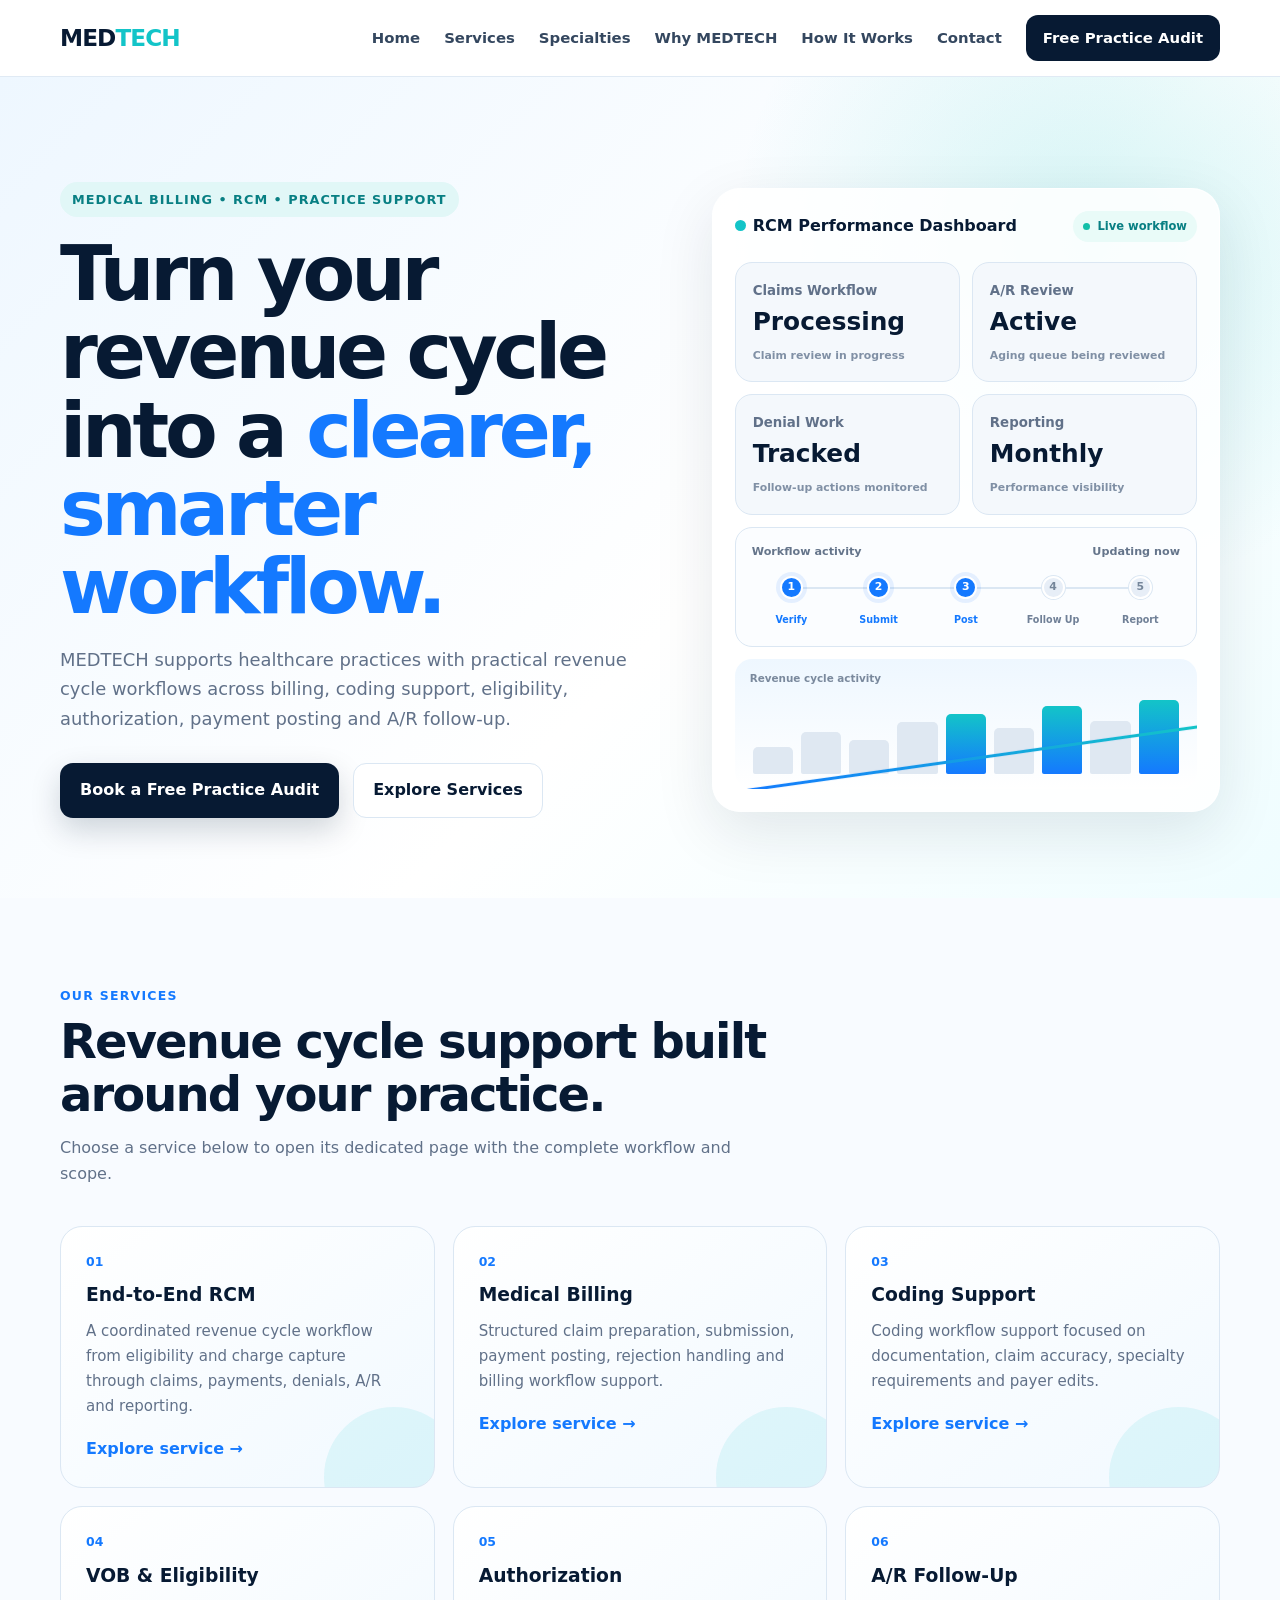
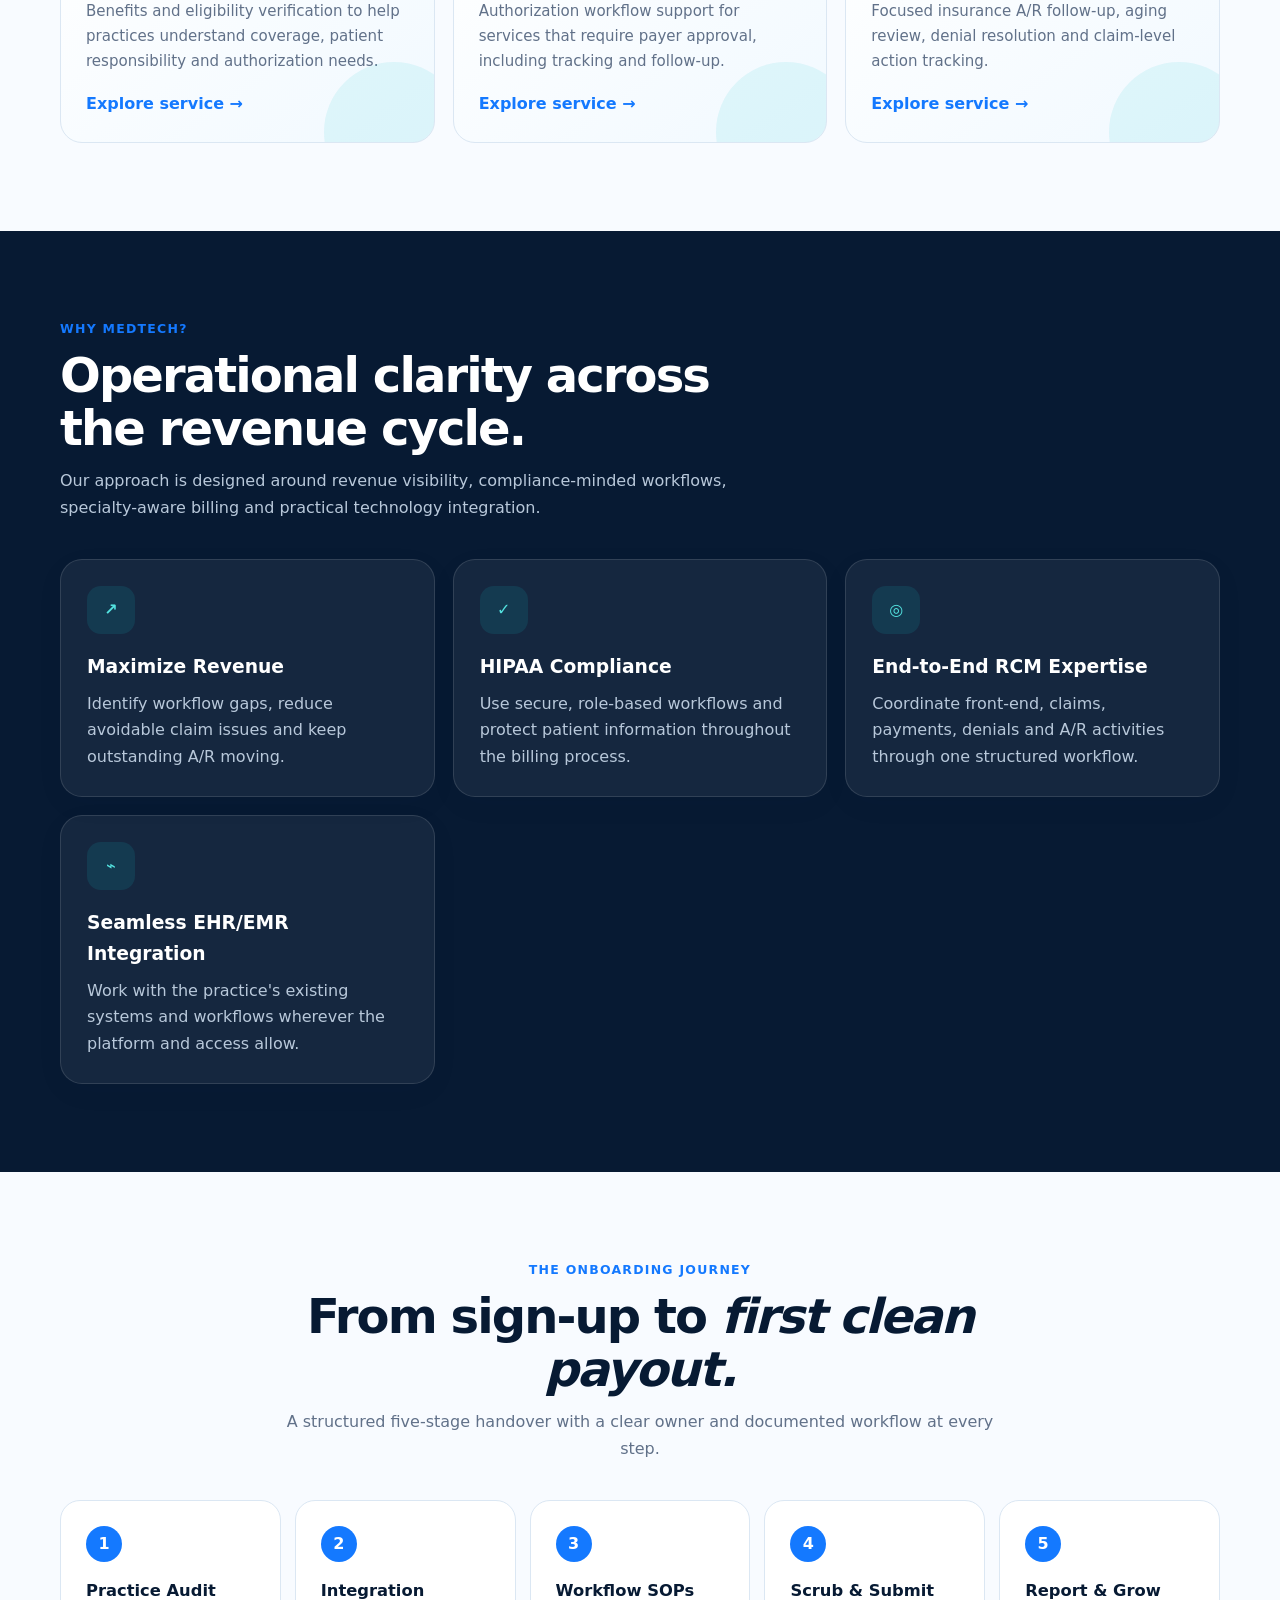
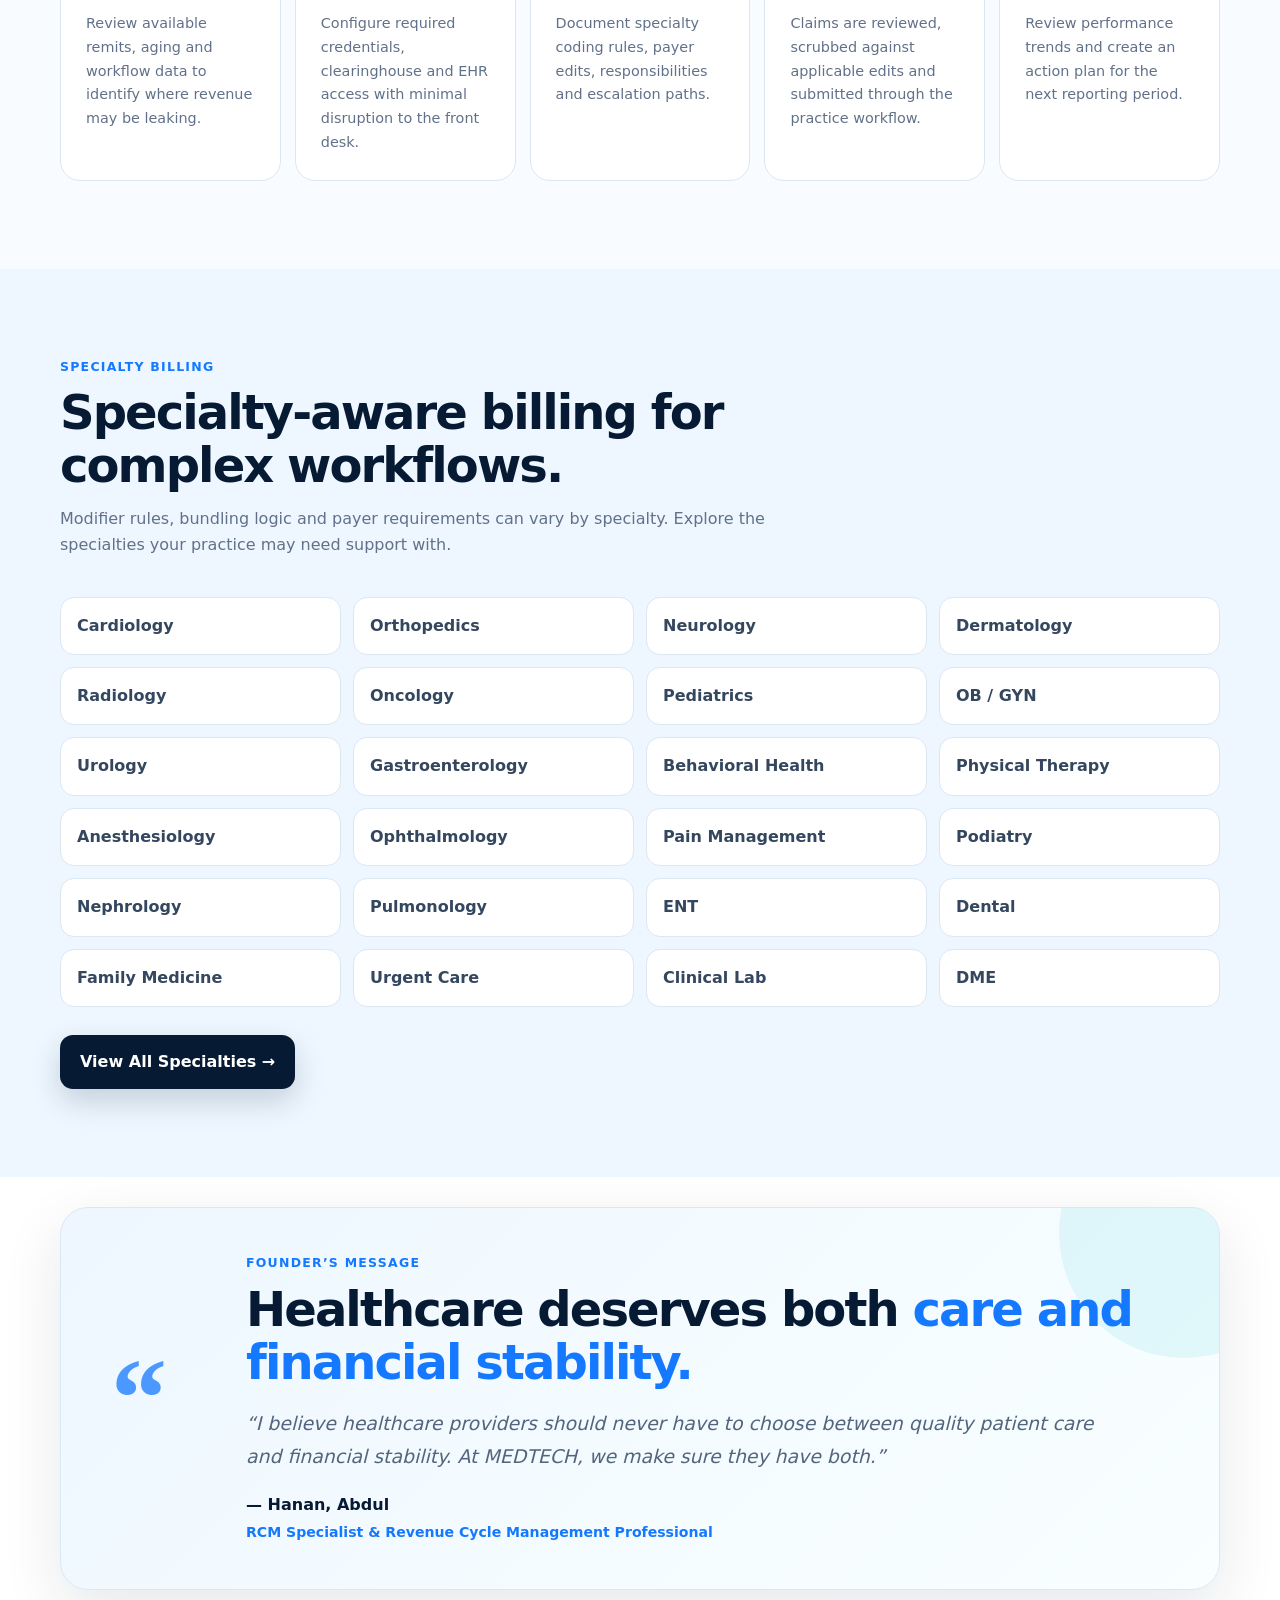
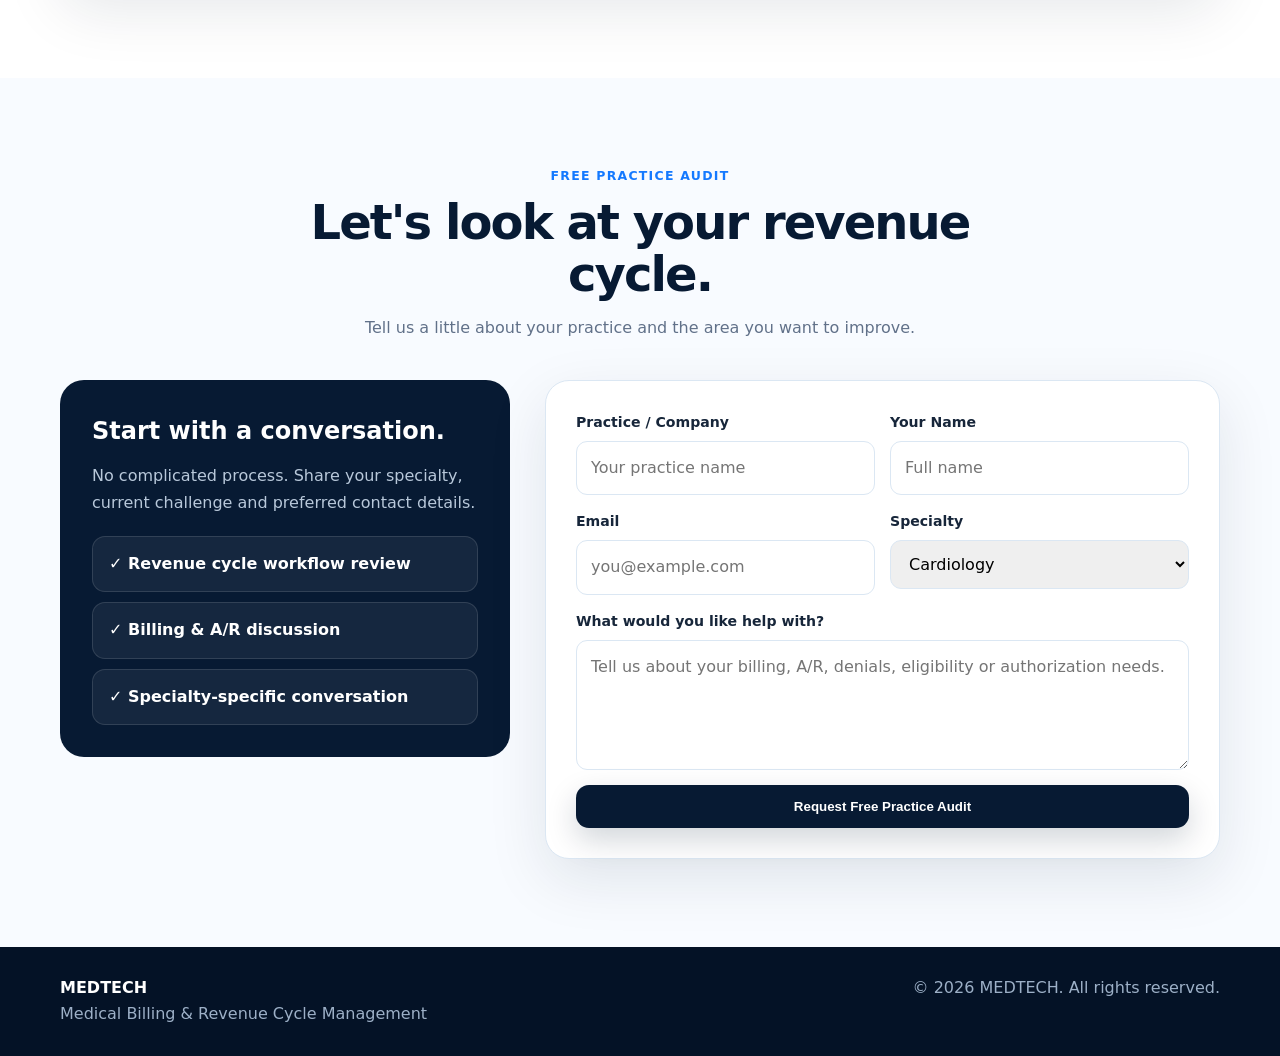
<file: index.html>
<!DOCTYPE html>
<html lang="en">
<head>
<meta charset="UTF-8">
<meta name="viewport" content="width=device-width, initial-scale=1.0">
<title>Medical Billing & RCM | MEDTECH</title>
<meta name="description" content="MEDTECH medical billing and revenue cycle management services for healthcare practices.">
<link rel="stylesheet" href="styles.css">

</head>
<body>

<header class="navbar">
  <div class="container nav-inner">
    <a class="brand" href="index.html">MED<span>TECH</span></a>
    <button class="menu-btn" aria-label="Open menu">☰</button>
    <nav class="nav-links">
      <a href="index.html">Home</a>
      <a href="index.html#services">Services</a>
      <a href="specialties.html">Specialties</a>
      <a href="index.html#why">Why MEDTECH</a>
      <a href="index.html#journey">How It Works</a>
      <a href="index.html#contact">Contact</a>
      <a class="nav-cta" href="index.html#contact">Free Practice Audit</a>
    </nav>
  </div>
</header>


<main>
<section class="hero">
 <div class="container hero-grid">
  <div class="reveal">
   <span class="eyebrow">Medical Billing • RCM • Practice Support</span>
   <h1>Turn your revenue cycle into a <span>clearer, smarter workflow.</span></h1>
   <p class="lead">MEDTECH supports healthcare practices with practical revenue cycle workflows across billing, coding support, eligibility, authorization, payment posting and A/R follow-up.</p>
   <div class="actions">
    <a class="btn btn-primary" href="#contact">Book a Free Practice Audit</a>
    <a class="btn btn-outline" href="#services">Explore Services</a>
   </div>
  </div>
  <div class="dashboard-card reveal">
   <div class="dash-top">
    <div class="dash-title"><span class="dot live-dot"></span>RCM Performance Dashboard</div>
    <span class="live-pill"><span class="pulse"></span><span id="workflow-status">Live workflow</span></span>
   </div>

   <div class="dash-grid">
    <div class="metric metric-live">
      <small>Claims Workflow</small>
      <strong id="claims-status">Processing</strong>
      <span class="metric-sub" id="claims-sub">Claim review in progress</span>
    </div>
    <div class="metric metric-live">
      <small>A/R Review</small>
      <strong id="ar-status">Active</strong>
      <span class="metric-sub" id="ar-sub">Aging queue being reviewed</span>
    </div>
    <div class="metric metric-live">
      <small>Denial Work</small>
      <strong id="denial-status">Tracked</strong>
      <span class="metric-sub" id="denial-sub">Follow-up actions monitored</span>
    </div>
    <div class="metric metric-live">
      <small>Reporting</small>
      <strong id="report-status">Monthly</strong>
      <span class="metric-sub" id="report-sub">Performance visibility</span>
    </div>
   </div>

   <div class="workflow-panel">
    <div class="workflow-head">
      <span>Workflow activity</span>
      <span id="workflow-time">Updating now</span>
    </div>
    <div class="workflow-track">
      <div class="workflow-line"></div>
      <div class="workflow-step active"><span>1</span><small>Verify</small></div>
      <div class="workflow-step active"><span>2</span><small>Submit</small></div>
      <div class="workflow-step active"><span>3</span><small>Post</small></div>
      <div class="workflow-step"><span>4</span><small>Follow Up</small></div>
      <div class="workflow-step"><span>5</span><small>Report</small></div>
     </div>
   </div>

   <div class="chart">
     <div class="chart-label">Revenue cycle activity</div>
     <div class="chart-bars" aria-hidden="true">
       <i style="--h:34%"></i><i style="--h:52%"></i><i style="--h:42%"></i><i style="--h:65%"></i>
       <i class="accent-bar" style="--h:74%"></i><i style="--h:57%"></i>
       <i class="accent-bar" style="--h:84%"></i><i style="--h:66%"></i><i class="accent-bar" style="--h:92%"></i>
     </div>
   </div>
  </div>
</div>
 </div>
</section>

<section id="services">
 <div class="container">
  <div class="section-head reveal">
   <div class="kicker">Our Services</div>
   <h2>Revenue cycle support built around your practice.</h2>
   <p>Choose a service below to open its dedicated page with the complete workflow and scope.</p>
  </div>
  <div class="service-grid">
<a class="service-card reveal" href="end-to-end-rcm.html">
  <div class="service-no">01</div>
  <h3>End-to-End RCM</h3>
  <p>A coordinated revenue cycle workflow from eligibility and charge capture through claims, payments, denials, A/R and reporting.</p>
  <span class="learn">Explore service →</span>
</a>

<a class="service-card reveal" href="medical-billing.html">
  <div class="service-no">02</div>
  <h3>Medical Billing</h3>
  <p>Structured claim preparation, submission, payment posting, rejection handling and billing workflow support.</p>
  <span class="learn">Explore service →</span>
</a>

<a class="service-card reveal" href="coding-support.html">
  <div class="service-no">03</div>
  <h3>Coding Support</h3>
  <p>Coding workflow support focused on documentation, claim accuracy, specialty requirements and payer edits.</p>
  <span class="learn">Explore service →</span>
</a>

<a class="service-card reveal" href="vob-eligibility.html">
  <div class="service-no">04</div>
  <h3>VOB & Eligibility</h3>
  <p>Benefits and eligibility verification to help practices understand coverage, patient responsibility and authorization needs.</p>
  <span class="learn">Explore service →</span>
</a>

<a class="service-card reveal" href="authorization.html">
  <div class="service-no">05</div>
  <h3>Authorization</h3>
  <p>Authorization workflow support for services that require payer approval, including tracking and follow-up.</p>
  <span class="learn">Explore service →</span>
</a>

<a class="service-card reveal" href="ar-follow-up.html">
  <div class="service-no">06</div>
  <h3>A/R Follow-Up</h3>
  <p>Focused insurance A/R follow-up, aging review, denial resolution and claim-level action tracking.</p>
  <span class="learn">Explore service →</span>
</a></div>
 </div>
</section>

<section id="why" class="why">
 <div class="container">
  <div class="section-head reveal">
   <div class="kicker">Why MEDTECH?</div>
   <h2>Operational clarity across the revenue cycle.</h2>
   <p>Our approach is designed around revenue visibility, compliance-minded workflows, specialty-aware billing and practical technology integration.</p>
  </div>
  <div class="cards">
   <div class="card reveal"><div class="icon">↗</div><h3>Maximize Revenue</h3><p>Identify workflow gaps, reduce avoidable claim issues and keep outstanding A/R moving.</p></div>
   <div class="card reveal"><div class="icon">✓</div><h3>HIPAA Compliance</h3><p>Use secure, role-based workflows and protect patient information throughout the billing process.</p></div>
   <div class="card reveal"><div class="icon">◎</div><h3>End-to-End RCM Expertise</h3><p>Coordinate front-end, claims, payments, denials and A/R activities through one structured workflow.</p></div>
   <div class="card reveal"><div class="icon">⌁</div><h3>Seamless EHR/EMR Integration</h3><p>Work with the practice's existing systems and workflows wherever the platform and access allow.</p></div>
  </div>
 </div>
</section>

<section id="journey">
 <div class="container">
  <div class="section-head center reveal">
   <div class="kicker">The Onboarding Journey</div>
   <h2>From sign-up to <em>first clean payout.</em></h2>
   <p>A structured five-stage handover with a clear owner and documented workflow at every step.</p>
  </div>
  <div class="timeline">
   <div class="step reveal"><div class="step-num">1</div><h3>Practice Audit</h3><p>Review available remits, aging and workflow data to identify where revenue may be leaking.</p></div>
   <div class="step reveal"><div class="step-num">2</div><h3>Integration</h3><p>Configure required credentials, clearinghouse and EHR access with minimal disruption to the front desk.</p></div>
   <div class="step reveal"><div class="step-num">3</div><h3>Workflow SOPs</h3><p>Document specialty coding rules, payer edits, responsibilities and escalation paths.</p></div>
   <div class="step reveal"><div class="step-num">4</div><h3>Scrub & Submit</h3><p>Claims are reviewed, scrubbed against applicable edits and submitted through the practice workflow.</p></div>
   <div class="step reveal"><div class="step-num">5</div><h3>Report & Grow</h3><p>Review performance trends and create an action plan for the next reporting period.</p></div>
  </div>
 </div>
</section>

<section id="specialties" style="background:#eef7ff">
 <div class="container">
  <div class="section-head reveal">
   <div class="kicker">Specialty Billing</div>
   <h2>Specialty-aware billing for complex workflows.</h2>
   <p>Modifier rules, bundling logic and payer requirements can vary by specialty. Explore the specialties your practice may need support with.</p>
  </div>
  <div class="specialty-grid"><div class="specialty reveal">Cardiology</div>
<div class="specialty reveal">Orthopedics</div>
<div class="specialty reveal">Neurology</div>
<div class="specialty reveal">Dermatology</div>
<div class="specialty reveal">Radiology</div>
<div class="specialty reveal">Oncology</div>
<div class="specialty reveal">Pediatrics</div>
<div class="specialty reveal">OB / GYN</div>
<div class="specialty reveal">Urology</div>
<div class="specialty reveal">Gastroenterology</div>
<div class="specialty reveal">Behavioral Health</div>
<div class="specialty reveal">Physical Therapy</div>
<div class="specialty reveal">Anesthesiology</div>
<div class="specialty reveal">Ophthalmology</div>
<div class="specialty reveal">Pain Management</div>
<div class="specialty reveal">Podiatry</div>
<div class="specialty reveal">Nephrology</div>
<div class="specialty reveal">Pulmonology</div>
<div class="specialty reveal">ENT</div>
<div class="specialty reveal">Dental</div>
<div class="specialty reveal">Family Medicine</div>
<div class="specialty reveal">Urgent Care</div>
<div class="specialty reveal">Clinical Lab</div>
<div class="specialty reveal">DME</div></div>
  <div class="actions" style="margin-top:28px"><a class="btn btn-primary" href="specialties.html">View All Specialties →</a></div>
 </div>
</section>


<section class="founder-section">
 <div class="container">
  <div class="founder-card reveal">
   <div class="founder-mark">“</div>
   <div class="founder-copy">
    <div class="kicker">Founder’s Message</div>
    <h2>Healthcare deserves both <span>care and financial stability.</span></h2>
    <blockquote>
      “I believe healthcare providers should never have to choose between quality patient care and financial stability. At MEDTECH, we make sure they have both.”
    </blockquote>
    <div class="founder-name">— Hanan, Abdul</div>
    <div class="founder-role">RCM Specialist & Revenue Cycle Management Professional</div>
   </div>
  </div>
 </div>
</section>

<section id="contact">
 <div class="container">
  <div class="section-head center reveal">
   <div class="kicker">Free Practice Audit</div>
   <h2>Let's look at your revenue cycle.</h2>
   <p>Tell us a little about your practice and the area you want to improve.</p>
  </div>
  <div class="form-wrap">
   <div class="contact-info reveal">
    <h3>Start with a conversation.</h3>
    <p>No complicated process. Share your specialty, current challenge and preferred contact details.</p>
    <div class="check-list">
      <div style="color:white;background:rgba(255,255,255,.06);border-color:rgba(255,255,255,.12)" class="check">✓ Revenue cycle workflow review</div>
      <div style="color:white;background:rgba(255,255,255,.06);border-color:rgba(255,255,255,.12)" class="check">✓ Billing & A/R discussion</div>
      <div style="color:white;background:rgba(255,255,255,.06);border-color:rgba(255,255,255,.12)" class="check">✓ Specialty-specific conversation</div>
    </div>
   </div>
   <form class="form demo-form reveal">
    <div class="form-grid">
      <div class="field"><label>Practice / Company</label><input required type="text" placeholder="Your practice name"></div>
      <div class="field"><label>Your Name</label><input required type="text" placeholder="Full name"></div>
      <div class="field"><label>Email</label><input required type="email" placeholder="you@example.com"></div>
      <div class="field"><label>Specialty</label><select><option>Cardiology</option><option>Pediatrics</option><option>Primary / Family Medicine</option><option>Other</option></select></div>
      <div class="field full"><label>What would you like help with?</label><textarea placeholder="Tell us about your billing, A/R, denials, eligibility or authorization needs."></textarea></div>
      <div class="field full"><button class="btn btn-primary" type="submit">Request Free Practice Audit</button></div>
    </div>
   </form>
  </div>
 </div>
</section>
</main>


<footer>
  <div class="container footer-inner">
    <div><div class="footer-brand">MEDTECH</div><div>Medical Billing & Revenue Cycle Management</div></div>
    <div>© <span data-year></span> MEDTECH. All rights reserved.</div>
  </div>
</footer>

<script src="script.js"></script>
</body>
</html>
</file>
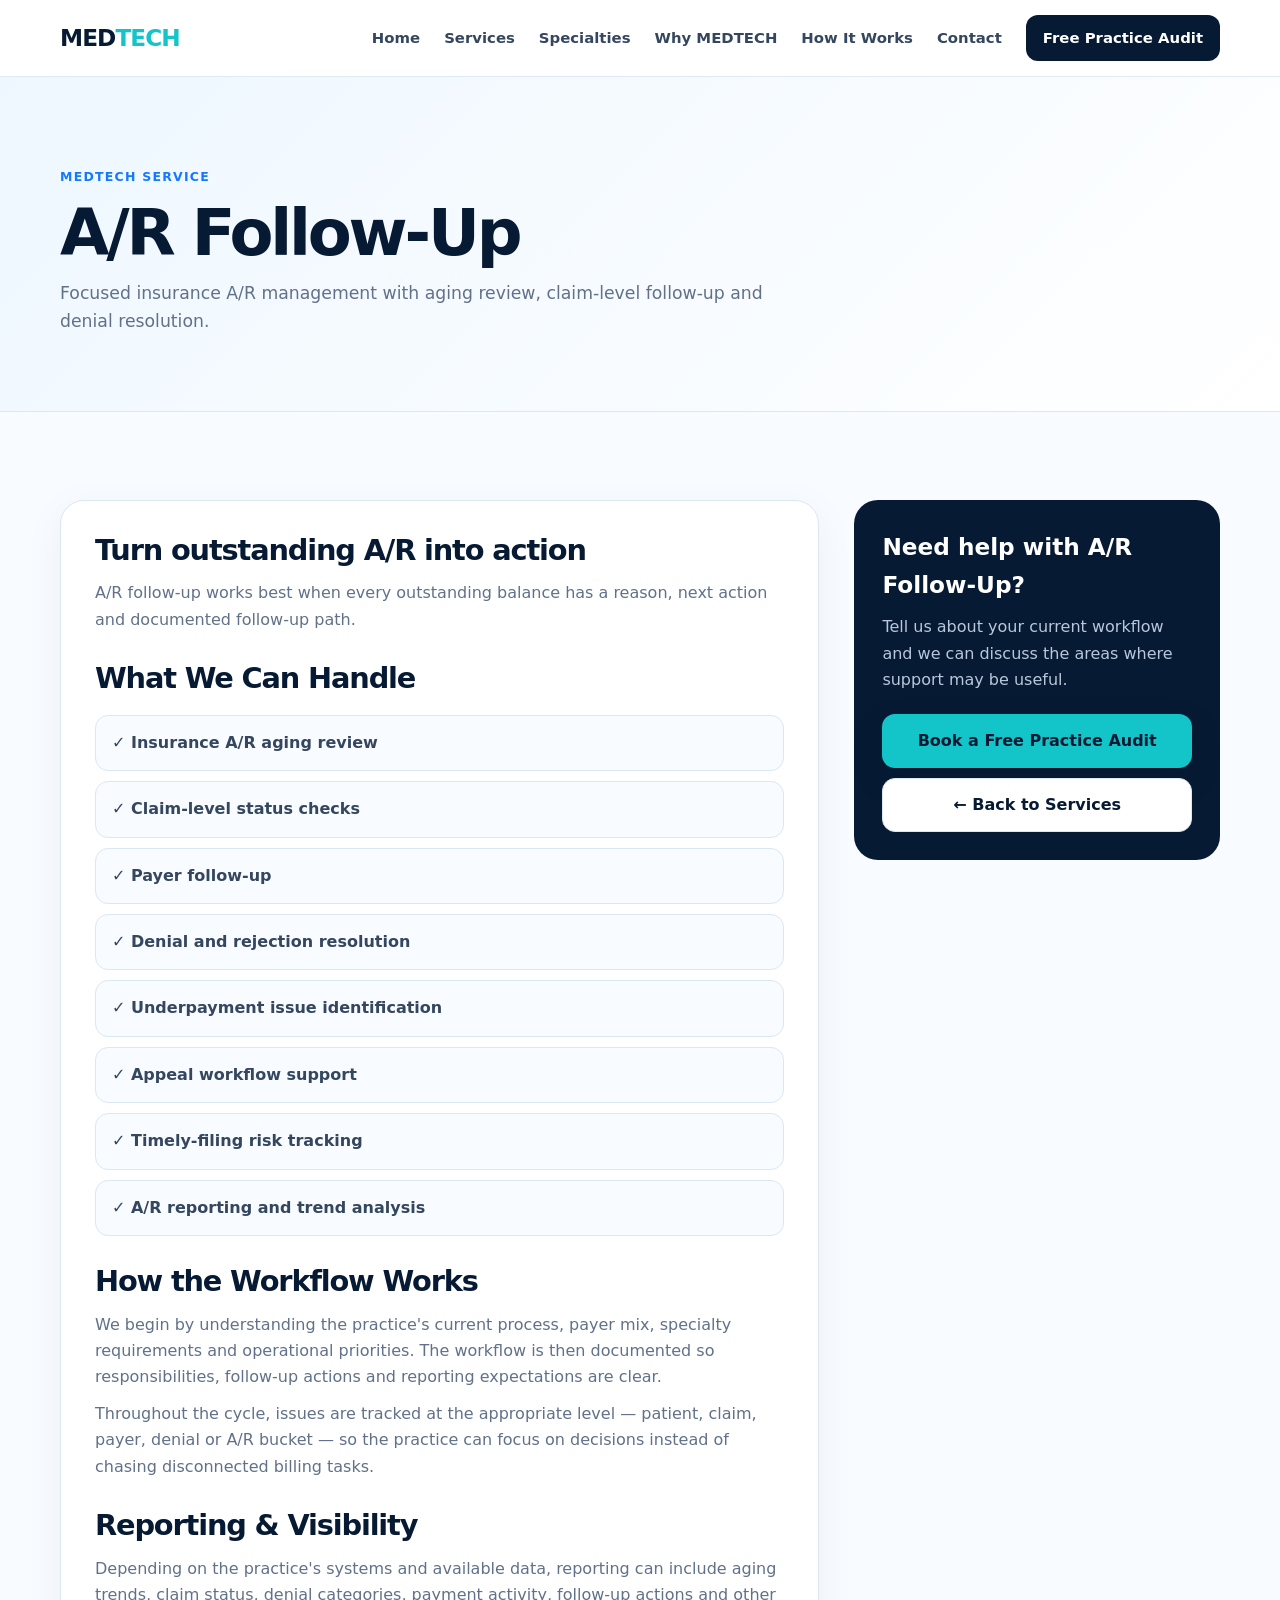
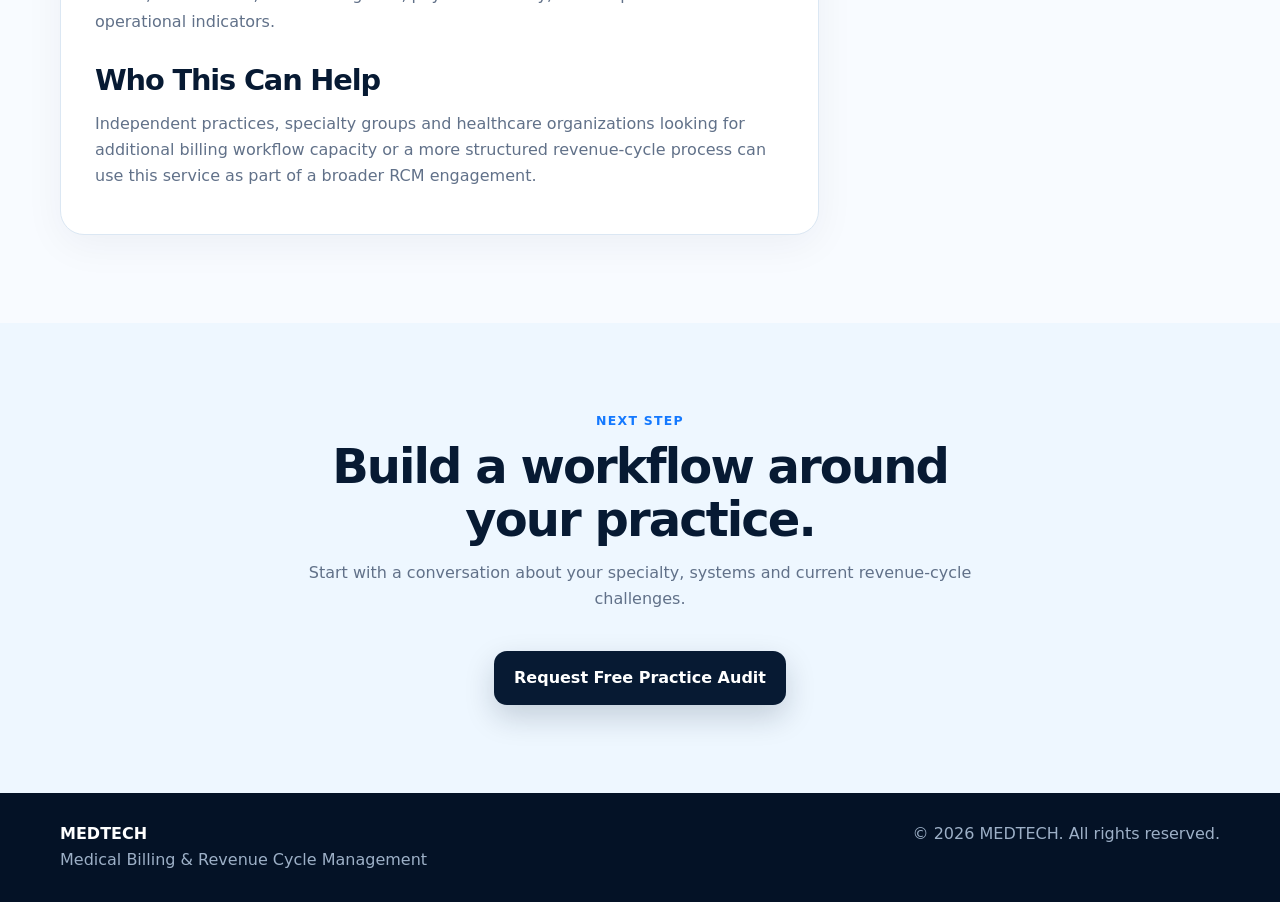
<file: ar-follow-up.html>
<!DOCTYPE html>
<html lang="en">
<head>
<meta charset="UTF-8">
<meta name="viewport" content="width=device-width, initial-scale=1.0">
<title>A/R Follow-Up | MEDTECH</title>
<meta name="description" content="MEDTECH medical billing and revenue cycle management services for healthcare practices.">
<link rel="stylesheet" href="styles.css">

</head>
<body>

<header class="navbar">
  <div class="container nav-inner">
    <a class="brand" href="index.html">MED<span>TECH</span></a>
    <button class="menu-btn" aria-label="Open menu">☰</button>
    <nav class="nav-links">
      <a href="index.html">Home</a>
      <a href="index.html#services">Services</a>
      <a href="specialties.html">Specialties</a>
      <a href="index.html#why">Why MEDTECH</a>
      <a href="index.html#journey">How It Works</a>
      <a href="index.html#contact">Contact</a>
      <a class="nav-cta" href="index.html#contact">Free Practice Audit</a>
    </nav>
  </div>
</header>


<main>
<section class="page-hero">
 <div class="container reveal">
  <div class="kicker">MEDTECH SERVICE</div>
  <h1>A/R Follow-Up</h1>
  <p>Focused insurance A/R management with aging review, claim-level follow-up and denial resolution.</p>
 </div>
</section>
<section>
 <div class="container detail-grid">
  <article class="content-box reveal">
   <h2>Turn outstanding A/R into action</h2>
   <p>A/R follow-up works best when every outstanding balance has a reason, next action and documented follow-up path.</p>
   <h2>What We Can Handle</h2>
   <div class="check-list"><div class="check reveal">✓ Insurance A/R aging review</div><div class="check reveal">✓ Claim-level status checks</div><div class="check reveal">✓ Payer follow-up</div><div class="check reveal">✓ Denial and rejection resolution</div><div class="check reveal">✓ Underpayment issue identification</div><div class="check reveal">✓ Appeal workflow support</div><div class="check reveal">✓ Timely-filing risk tracking</div><div class="check reveal">✓ A/R reporting and trend analysis</div></div>
   <h2>How the Workflow Works</h2>
   <p>We begin by understanding the practice's current process, payer mix, specialty requirements and operational priorities. The workflow is then documented so responsibilities, follow-up actions and reporting expectations are clear.</p>
   <p>Throughout the cycle, issues are tracked at the appropriate level — patient, claim, payer, denial or A/R bucket — so the practice can focus on decisions instead of chasing disconnected billing tasks.</p>
   <h2>Reporting & Visibility</h2>
   <p>Depending on the practice's systems and available data, reporting can include aging trends, claim status, denial categories, payment activity, follow-up actions and other operational indicators.</p>
   <h2>Who This Can Help</h2>
   <p>Independent practices, specialty groups and healthcare organizations looking for additional billing workflow capacity or a more structured revenue-cycle process can use this service as part of a broader RCM engagement.</p>
  </article>
  <aside class="side-card reveal">
   <h3>Need help with A/R Follow-Up?</h3>
   <p>Tell us about your current workflow and we can discuss the areas where support may be useful.</p>
   <a class="btn btn-primary" style="background:var(--cyan);color:var(--navy)" href="index.html#contact">Book a Free Practice Audit</a>
   <a class="btn btn-outline" style="margin-top:10px;width:100%" href="index.html#services">← Back to Services</a>
  </aside>
 </div>
</section>
<section style="background:#eef7ff">
 <div class="container">
  <div class="section-head center reveal"><div class="kicker">Next Step</div><h2>Build a workflow around your practice.</h2><p>Start with a conversation about your specialty, systems and current revenue-cycle challenges.</p></div>
  <div style="text-align:center"><a class="btn btn-primary" href="index.html#contact">Request Free Practice Audit</a></div>
 </div>
</section>
</main>


<footer>
  <div class="container footer-inner">
    <div><div class="footer-brand">MEDTECH</div><div>Medical Billing & Revenue Cycle Management</div></div>
    <div>© <span data-year></span> MEDTECH. All rights reserved.</div>
  </div>
</footer>

<script src="script.js"></script>
</body>
</html>
</file>
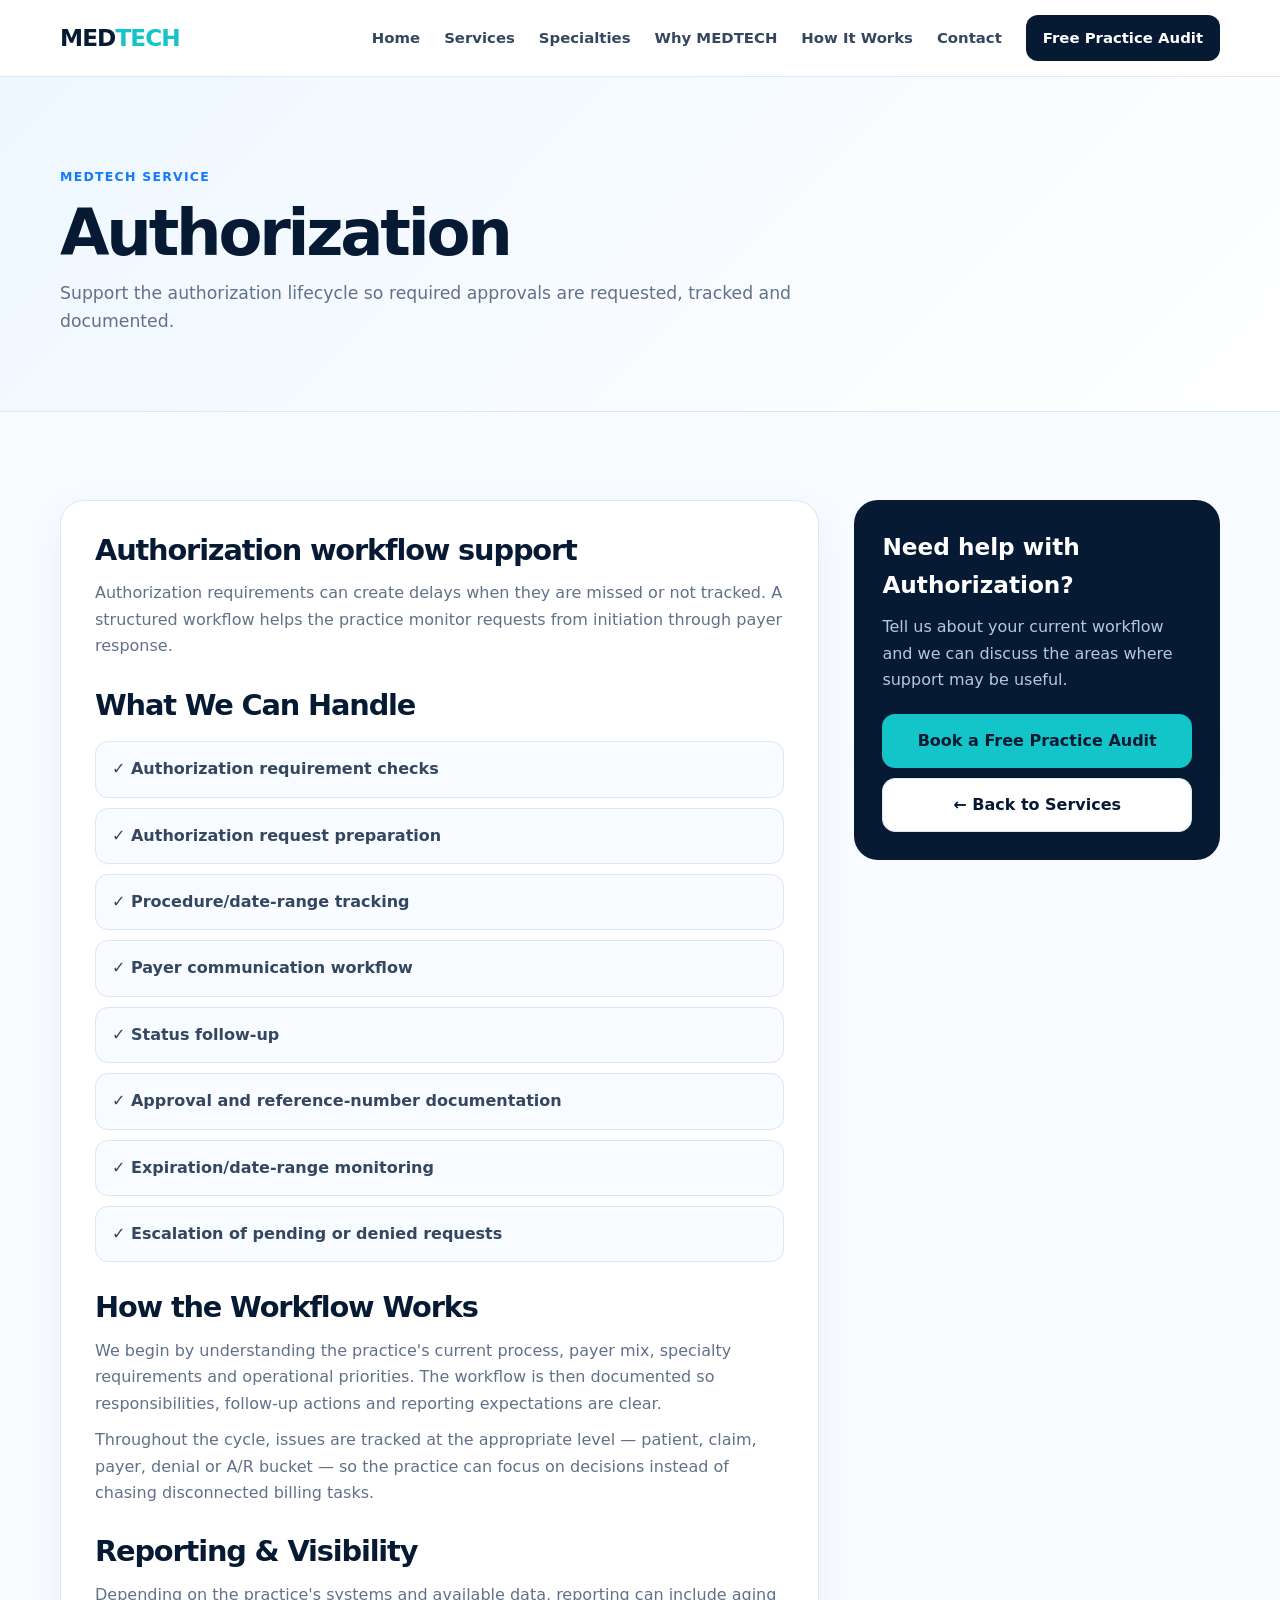
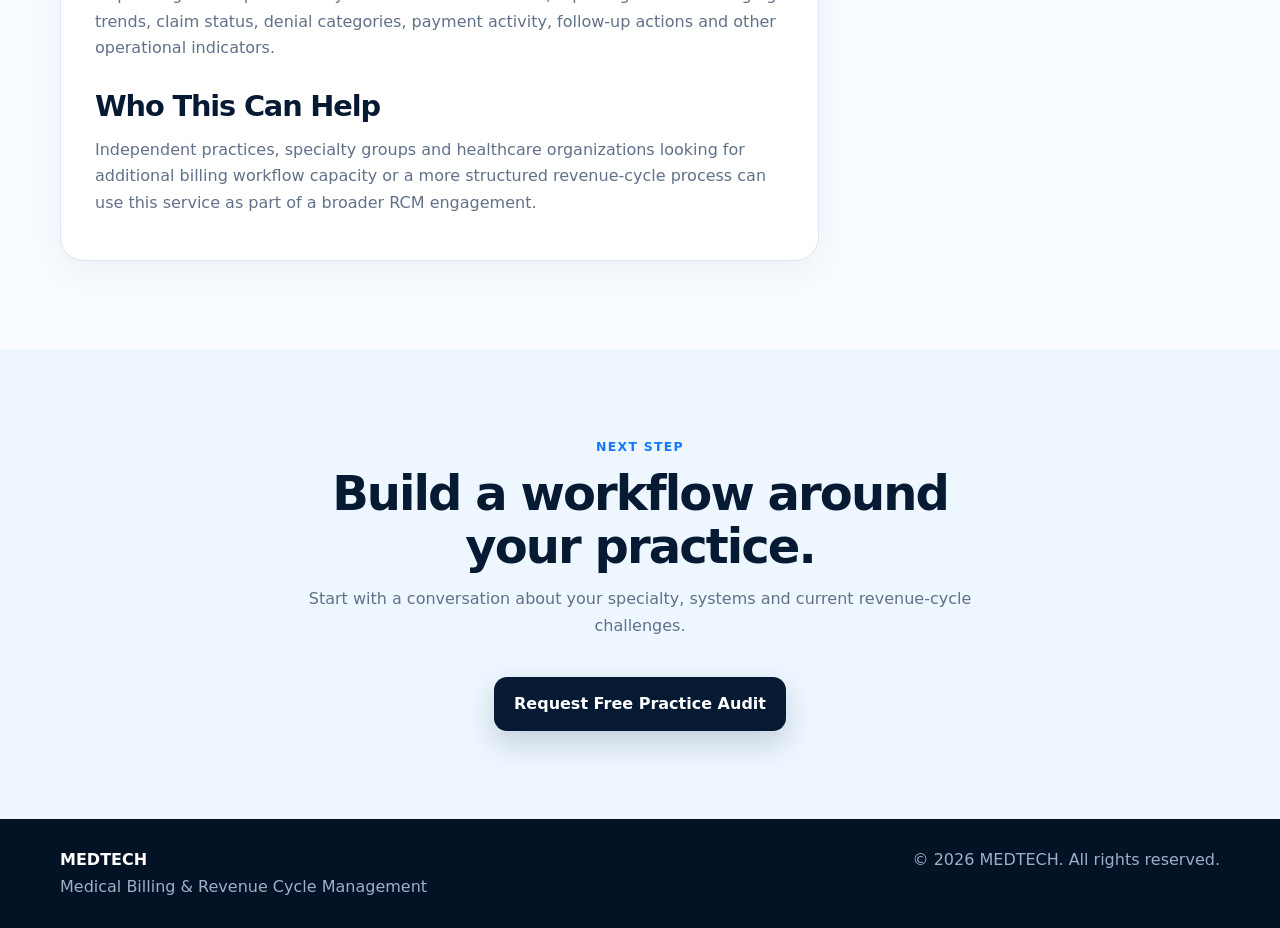
<file: authorization.html>
<!DOCTYPE html>
<html lang="en">
<head>
<meta charset="UTF-8">
<meta name="viewport" content="width=device-width, initial-scale=1.0">
<title>Authorization | MEDTECH</title>
<meta name="description" content="MEDTECH medical billing and revenue cycle management services for healthcare practices.">
<link rel="stylesheet" href="styles.css">

</head>
<body>

<header class="navbar">
  <div class="container nav-inner">
    <a class="brand" href="index.html">MED<span>TECH</span></a>
    <button class="menu-btn" aria-label="Open menu">☰</button>
    <nav class="nav-links">
      <a href="index.html">Home</a>
      <a href="index.html#services">Services</a>
      <a href="specialties.html">Specialties</a>
      <a href="index.html#why">Why MEDTECH</a>
      <a href="index.html#journey">How It Works</a>
      <a href="index.html#contact">Contact</a>
      <a class="nav-cta" href="index.html#contact">Free Practice Audit</a>
    </nav>
  </div>
</header>


<main>
<section class="page-hero">
 <div class="container reveal">
  <div class="kicker">MEDTECH SERVICE</div>
  <h1>Authorization</h1>
  <p>Support the authorization lifecycle so required approvals are requested, tracked and documented.</p>
 </div>
</section>
<section>
 <div class="container detail-grid">
  <article class="content-box reveal">
   <h2>Authorization workflow support</h2>
   <p>Authorization requirements can create delays when they are missed or not tracked. A structured workflow helps the practice monitor requests from initiation through payer response.</p>
   <h2>What We Can Handle</h2>
   <div class="check-list"><div class="check reveal">✓ Authorization requirement checks</div><div class="check reveal">✓ Authorization request preparation</div><div class="check reveal">✓ Procedure/date-range tracking</div><div class="check reveal">✓ Payer communication workflow</div><div class="check reveal">✓ Status follow-up</div><div class="check reveal">✓ Approval and reference-number documentation</div><div class="check reveal">✓ Expiration/date-range monitoring</div><div class="check reveal">✓ Escalation of pending or denied requests</div></div>
   <h2>How the Workflow Works</h2>
   <p>We begin by understanding the practice's current process, payer mix, specialty requirements and operational priorities. The workflow is then documented so responsibilities, follow-up actions and reporting expectations are clear.</p>
   <p>Throughout the cycle, issues are tracked at the appropriate level — patient, claim, payer, denial or A/R bucket — so the practice can focus on decisions instead of chasing disconnected billing tasks.</p>
   <h2>Reporting & Visibility</h2>
   <p>Depending on the practice's systems and available data, reporting can include aging trends, claim status, denial categories, payment activity, follow-up actions and other operational indicators.</p>
   <h2>Who This Can Help</h2>
   <p>Independent practices, specialty groups and healthcare organizations looking for additional billing workflow capacity or a more structured revenue-cycle process can use this service as part of a broader RCM engagement.</p>
  </article>
  <aside class="side-card reveal">
   <h3>Need help with Authorization?</h3>
   <p>Tell us about your current workflow and we can discuss the areas where support may be useful.</p>
   <a class="btn btn-primary" style="background:var(--cyan);color:var(--navy)" href="index.html#contact">Book a Free Practice Audit</a>
   <a class="btn btn-outline" style="margin-top:10px;width:100%" href="index.html#services">← Back to Services</a>
  </aside>
 </div>
</section>
<section style="background:#eef7ff">
 <div class="container">
  <div class="section-head center reveal"><div class="kicker">Next Step</div><h2>Build a workflow around your practice.</h2><p>Start with a conversation about your specialty, systems and current revenue-cycle challenges.</p></div>
  <div style="text-align:center"><a class="btn btn-primary" href="index.html#contact">Request Free Practice Audit</a></div>
 </div>
</section>
</main>


<footer>
  <div class="container footer-inner">
    <div><div class="footer-brand">MEDTECH</div><div>Medical Billing & Revenue Cycle Management</div></div>
    <div>© <span data-year></span> MEDTECH. All rights reserved.</div>
  </div>
</footer>

<script src="script.js"></script>
</body>
</html>
</file>
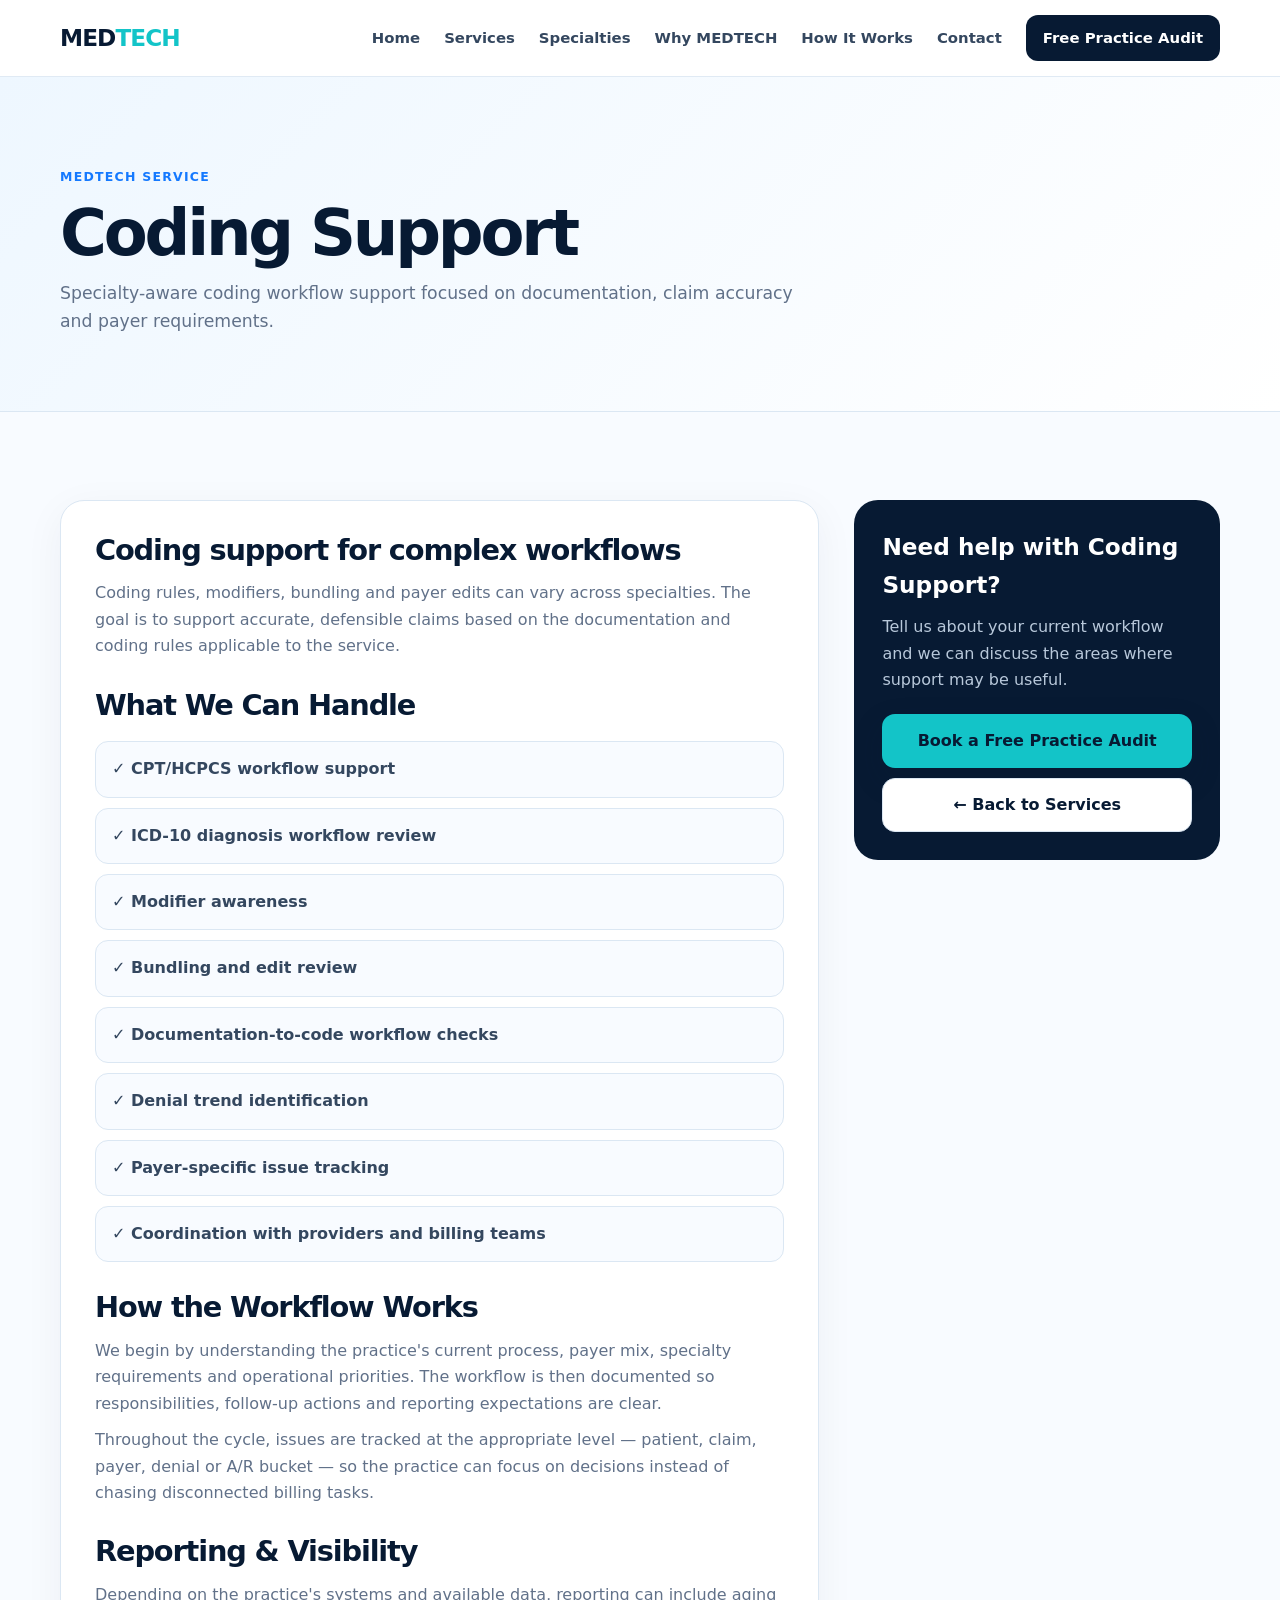
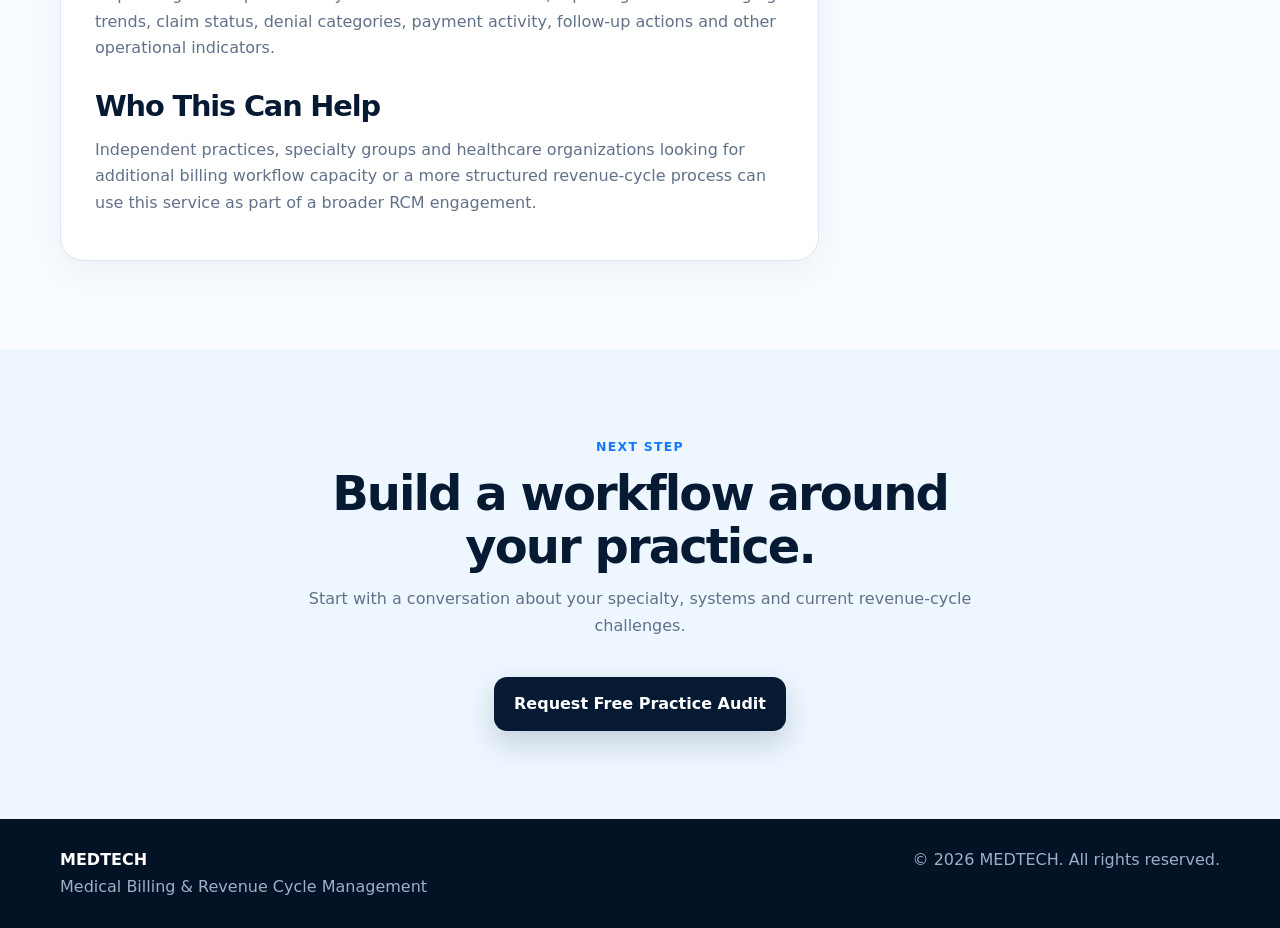
<file: coding-support.html>
<!DOCTYPE html>
<html lang="en">
<head>
<meta charset="UTF-8">
<meta name="viewport" content="width=device-width, initial-scale=1.0">
<title>Coding Support | MEDTECH</title>
<meta name="description" content="MEDTECH medical billing and revenue cycle management services for healthcare practices.">
<link rel="stylesheet" href="styles.css">

</head>
<body>

<header class="navbar">
  <div class="container nav-inner">
    <a class="brand" href="index.html">MED<span>TECH</span></a>
    <button class="menu-btn" aria-label="Open menu">☰</button>
    <nav class="nav-links">
      <a href="index.html">Home</a>
      <a href="index.html#services">Services</a>
      <a href="specialties.html">Specialties</a>
      <a href="index.html#why">Why MEDTECH</a>
      <a href="index.html#journey">How It Works</a>
      <a href="index.html#contact">Contact</a>
      <a class="nav-cta" href="index.html#contact">Free Practice Audit</a>
    </nav>
  </div>
</header>


<main>
<section class="page-hero">
 <div class="container reveal">
  <div class="kicker">MEDTECH SERVICE</div>
  <h1>Coding Support</h1>
  <p>Specialty-aware coding workflow support focused on documentation, claim accuracy and payer requirements.</p>
 </div>
</section>
<section>
 <div class="container detail-grid">
  <article class="content-box reveal">
   <h2>Coding support for complex workflows</h2>
   <p>Coding rules, modifiers, bundling and payer edits can vary across specialties. The goal is to support accurate, defensible claims based on the documentation and coding rules applicable to the service.</p>
   <h2>What We Can Handle</h2>
   <div class="check-list"><div class="check reveal">✓ CPT/HCPCS workflow support</div><div class="check reveal">✓ ICD-10 diagnosis workflow review</div><div class="check reveal">✓ Modifier awareness</div><div class="check reveal">✓ Bundling and edit review</div><div class="check reveal">✓ Documentation-to-code workflow checks</div><div class="check reveal">✓ Denial trend identification</div><div class="check reveal">✓ Payer-specific issue tracking</div><div class="check reveal">✓ Coordination with providers and billing teams</div></div>
   <h2>How the Workflow Works</h2>
   <p>We begin by understanding the practice's current process, payer mix, specialty requirements and operational priorities. The workflow is then documented so responsibilities, follow-up actions and reporting expectations are clear.</p>
   <p>Throughout the cycle, issues are tracked at the appropriate level — patient, claim, payer, denial or A/R bucket — so the practice can focus on decisions instead of chasing disconnected billing tasks.</p>
   <h2>Reporting & Visibility</h2>
   <p>Depending on the practice's systems and available data, reporting can include aging trends, claim status, denial categories, payment activity, follow-up actions and other operational indicators.</p>
   <h2>Who This Can Help</h2>
   <p>Independent practices, specialty groups and healthcare organizations looking for additional billing workflow capacity or a more structured revenue-cycle process can use this service as part of a broader RCM engagement.</p>
  </article>
  <aside class="side-card reveal">
   <h3>Need help with Coding Support?</h3>
   <p>Tell us about your current workflow and we can discuss the areas where support may be useful.</p>
   <a class="btn btn-primary" style="background:var(--cyan);color:var(--navy)" href="index.html#contact">Book a Free Practice Audit</a>
   <a class="btn btn-outline" style="margin-top:10px;width:100%" href="index.html#services">← Back to Services</a>
  </aside>
 </div>
</section>
<section style="background:#eef7ff">
 <div class="container">
  <div class="section-head center reveal"><div class="kicker">Next Step</div><h2>Build a workflow around your practice.</h2><p>Start with a conversation about your specialty, systems and current revenue-cycle challenges.</p></div>
  <div style="text-align:center"><a class="btn btn-primary" href="index.html#contact">Request Free Practice Audit</a></div>
 </div>
</section>
</main>


<footer>
  <div class="container footer-inner">
    <div><div class="footer-brand">MEDTECH</div><div>Medical Billing & Revenue Cycle Management</div></div>
    <div>© <span data-year></span> MEDTECH. All rights reserved.</div>
  </div>
</footer>

<script src="script.js"></script>
</body>
</html>
</file>
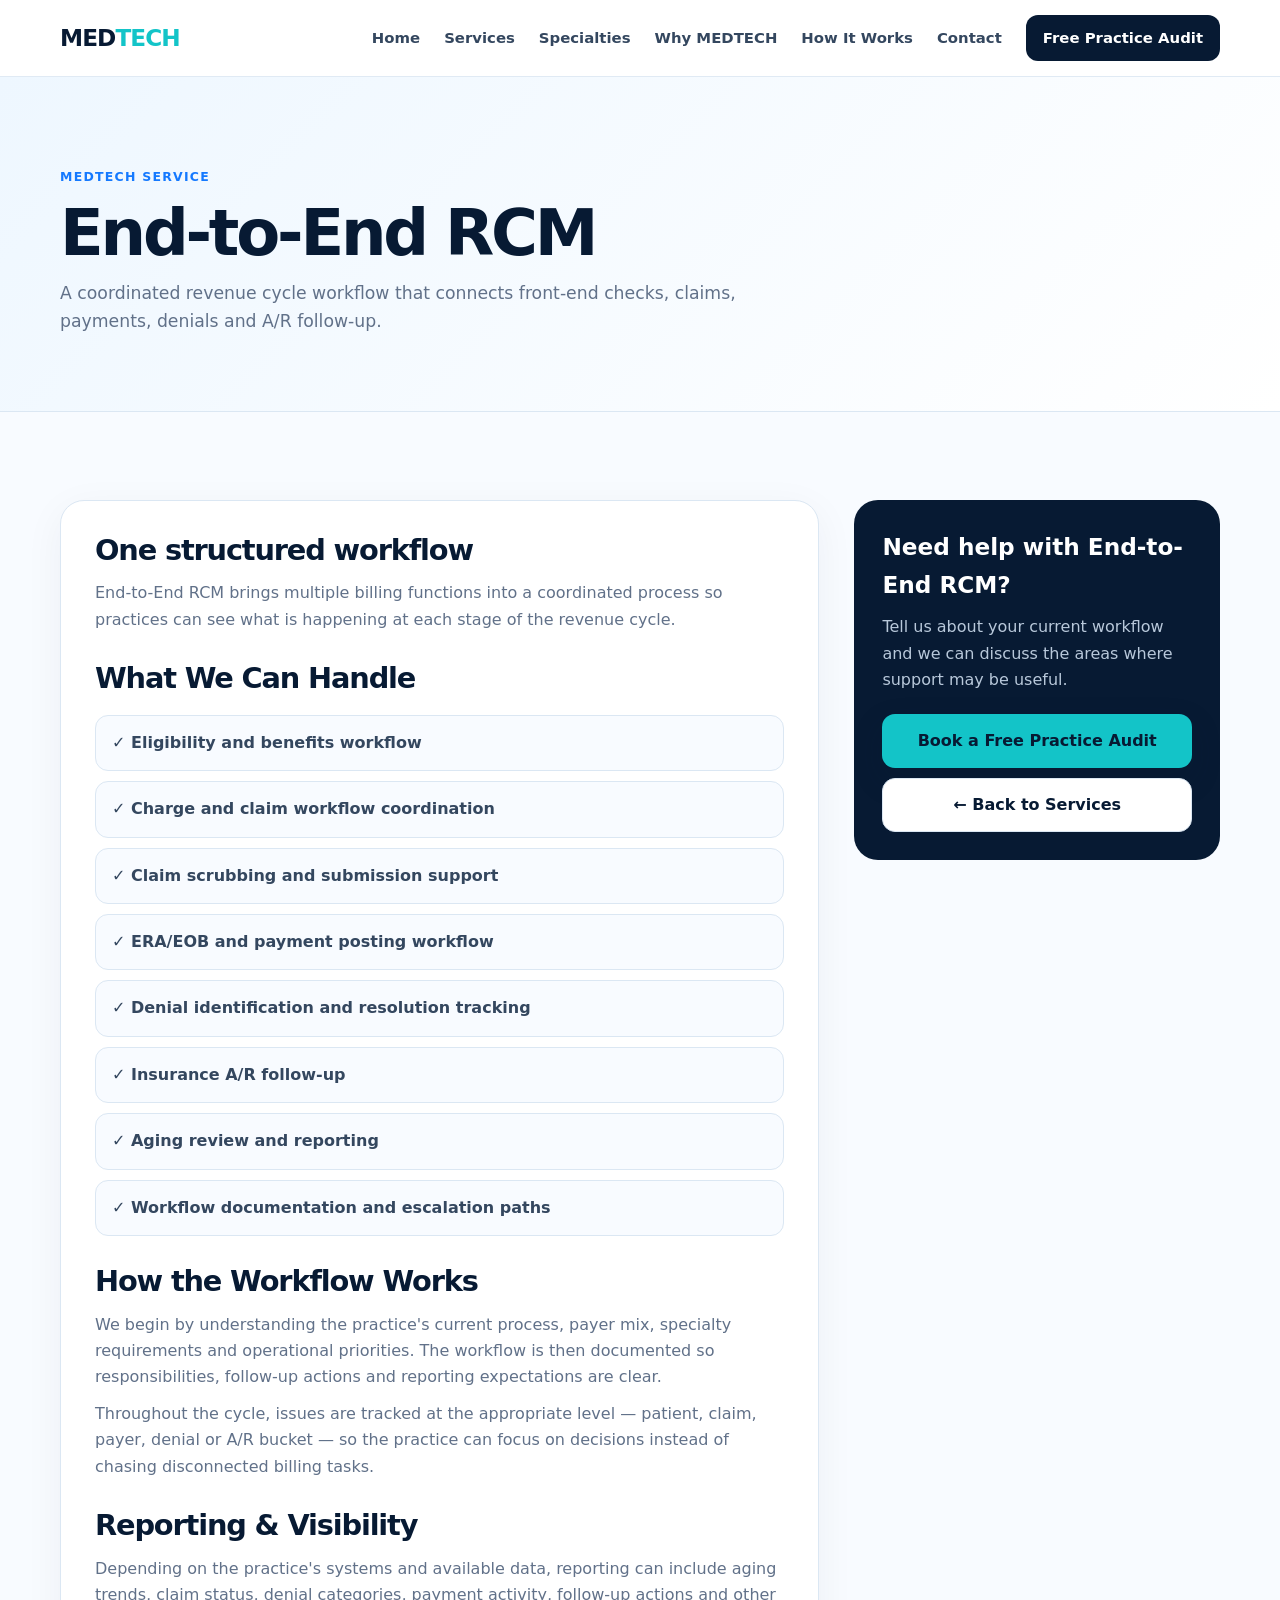
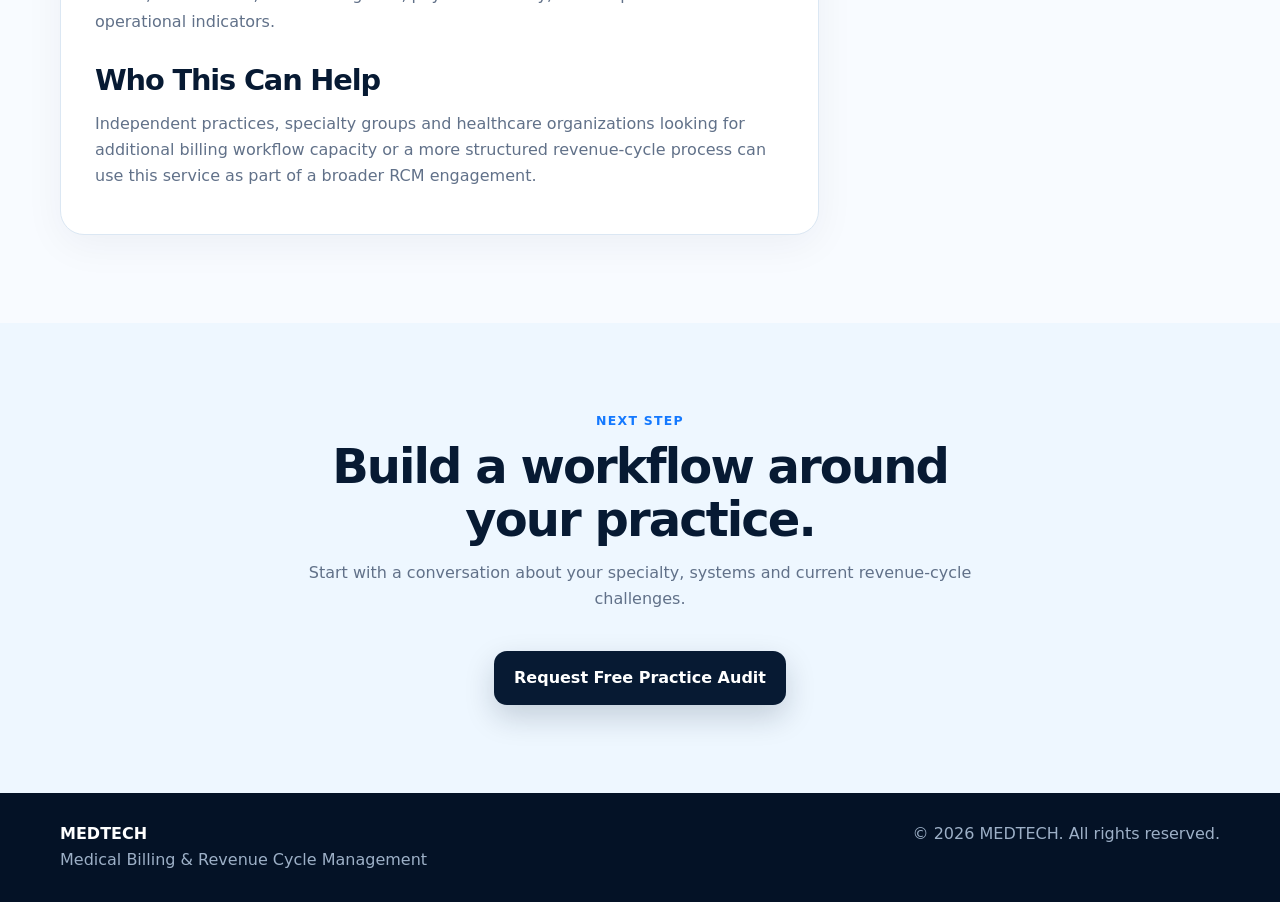
<file: end-to-end-rcm.html>
<!DOCTYPE html>
<html lang="en">
<head>
<meta charset="UTF-8">
<meta name="viewport" content="width=device-width, initial-scale=1.0">
<title>End-to-End RCM | MEDTECH</title>
<meta name="description" content="MEDTECH medical billing and revenue cycle management services for healthcare practices.">
<link rel="stylesheet" href="styles.css">

</head>
<body>

<header class="navbar">
  <div class="container nav-inner">
    <a class="brand" href="index.html">MED<span>TECH</span></a>
    <button class="menu-btn" aria-label="Open menu">☰</button>
    <nav class="nav-links">
      <a href="index.html">Home</a>
      <a href="index.html#services">Services</a>
      <a href="specialties.html">Specialties</a>
      <a href="index.html#why">Why MEDTECH</a>
      <a href="index.html#journey">How It Works</a>
      <a href="index.html#contact">Contact</a>
      <a class="nav-cta" href="index.html#contact">Free Practice Audit</a>
    </nav>
  </div>
</header>


<main>
<section class="page-hero">
 <div class="container reveal">
  <div class="kicker">MEDTECH SERVICE</div>
  <h1>End-to-End RCM</h1>
  <p>A coordinated revenue cycle workflow that connects front-end checks, claims, payments, denials and A/R follow-up.</p>
 </div>
</section>
<section>
 <div class="container detail-grid">
  <article class="content-box reveal">
   <h2>One structured workflow</h2>
   <p>End-to-End RCM brings multiple billing functions into a coordinated process so practices can see what is happening at each stage of the revenue cycle.</p>
   <h2>What We Can Handle</h2>
   <div class="check-list"><div class="check reveal">✓ Eligibility and benefits workflow</div><div class="check reveal">✓ Charge and claim workflow coordination</div><div class="check reveal">✓ Claim scrubbing and submission support</div><div class="check reveal">✓ ERA/EOB and payment posting workflow</div><div class="check reveal">✓ Denial identification and resolution tracking</div><div class="check reveal">✓ Insurance A/R follow-up</div><div class="check reveal">✓ Aging review and reporting</div><div class="check reveal">✓ Workflow documentation and escalation paths</div></div>
   <h2>How the Workflow Works</h2>
   <p>We begin by understanding the practice's current process, payer mix, specialty requirements and operational priorities. The workflow is then documented so responsibilities, follow-up actions and reporting expectations are clear.</p>
   <p>Throughout the cycle, issues are tracked at the appropriate level — patient, claim, payer, denial or A/R bucket — so the practice can focus on decisions instead of chasing disconnected billing tasks.</p>
   <h2>Reporting & Visibility</h2>
   <p>Depending on the practice's systems and available data, reporting can include aging trends, claim status, denial categories, payment activity, follow-up actions and other operational indicators.</p>
   <h2>Who This Can Help</h2>
   <p>Independent practices, specialty groups and healthcare organizations looking for additional billing workflow capacity or a more structured revenue-cycle process can use this service as part of a broader RCM engagement.</p>
  </article>
  <aside class="side-card reveal">
   <h3>Need help with End-to-End RCM?</h3>
   <p>Tell us about your current workflow and we can discuss the areas where support may be useful.</p>
   <a class="btn btn-primary" style="background:var(--cyan);color:var(--navy)" href="index.html#contact">Book a Free Practice Audit</a>
   <a class="btn btn-outline" style="margin-top:10px;width:100%" href="index.html#services">← Back to Services</a>
  </aside>
 </div>
</section>
<section style="background:#eef7ff">
 <div class="container">
  <div class="section-head center reveal"><div class="kicker">Next Step</div><h2>Build a workflow around your practice.</h2><p>Start with a conversation about your specialty, systems and current revenue-cycle challenges.</p></div>
  <div style="text-align:center"><a class="btn btn-primary" href="index.html#contact">Request Free Practice Audit</a></div>
 </div>
</section>
</main>


<footer>
  <div class="container footer-inner">
    <div><div class="footer-brand">MEDTECH</div><div>Medical Billing & Revenue Cycle Management</div></div>
    <div>© <span data-year></span> MEDTECH. All rights reserved.</div>
  </div>
</footer>

<script src="script.js"></script>
</body>
</html>
</file>
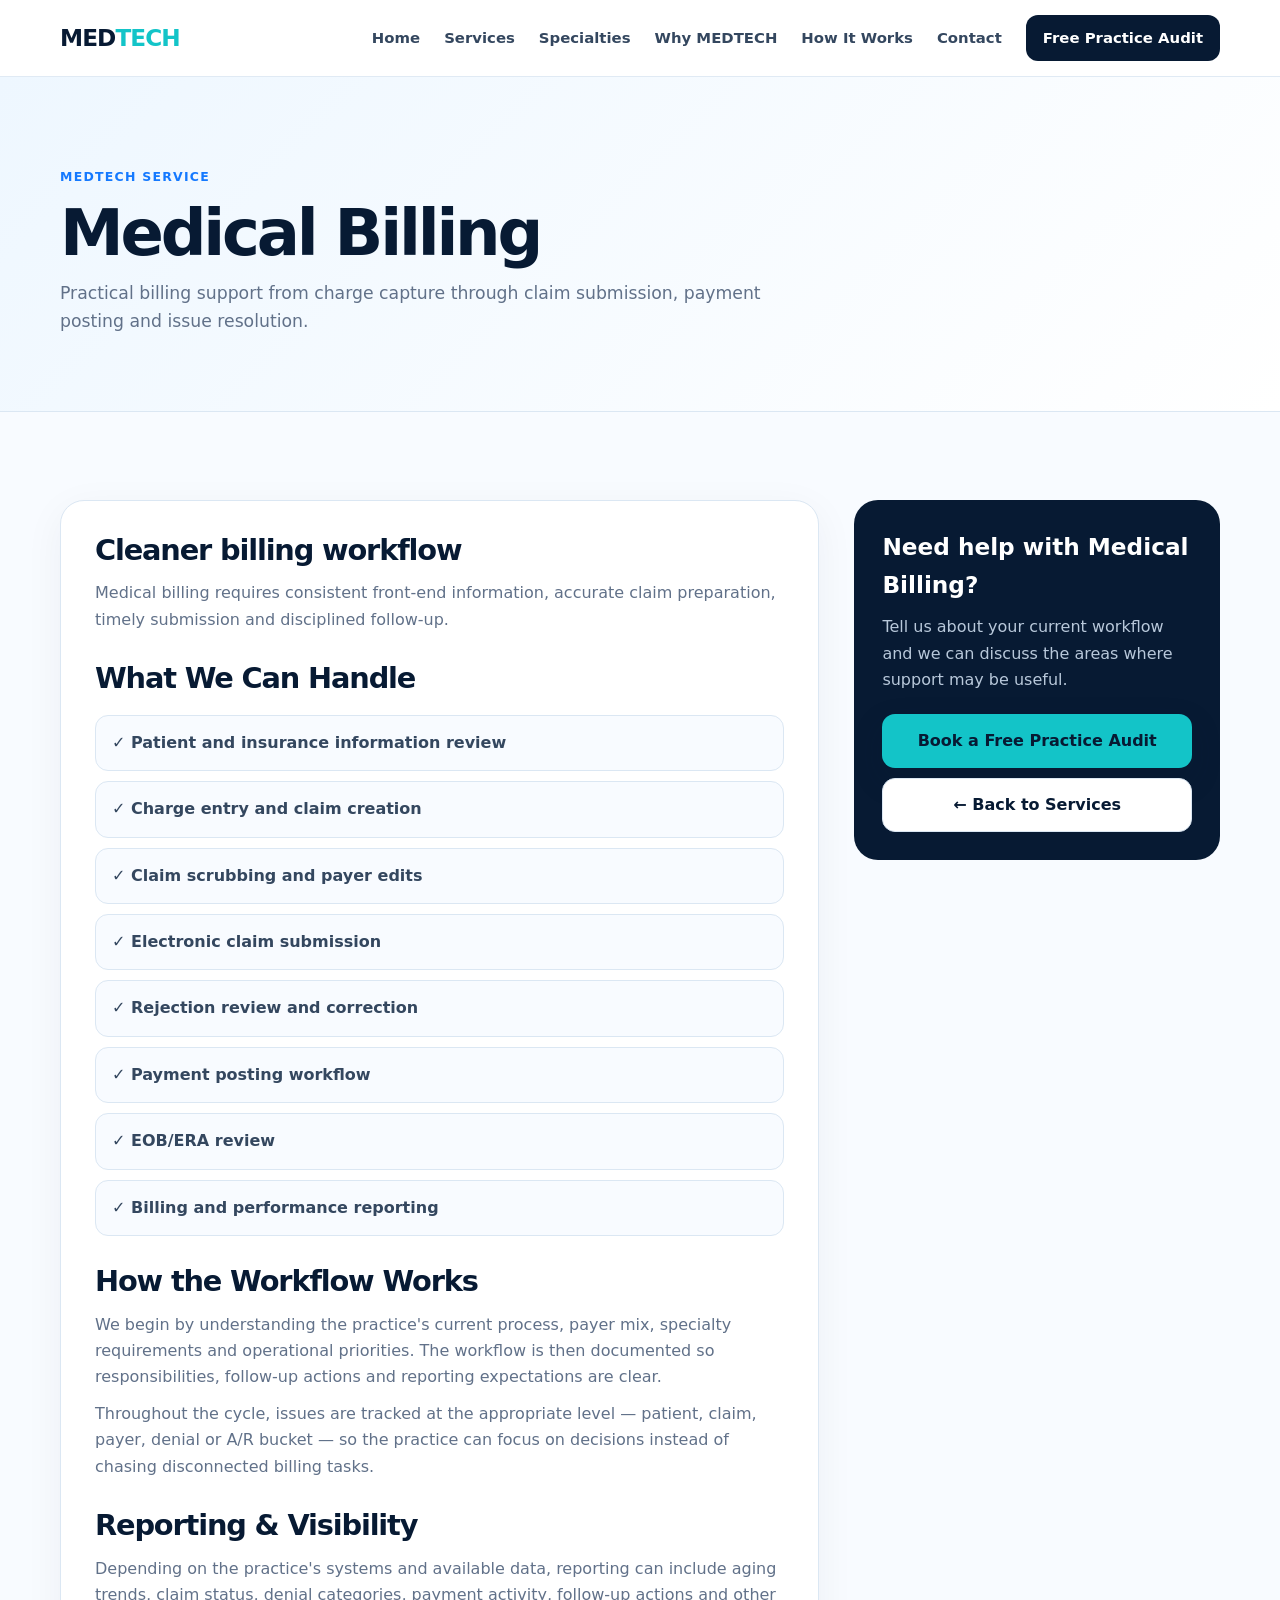
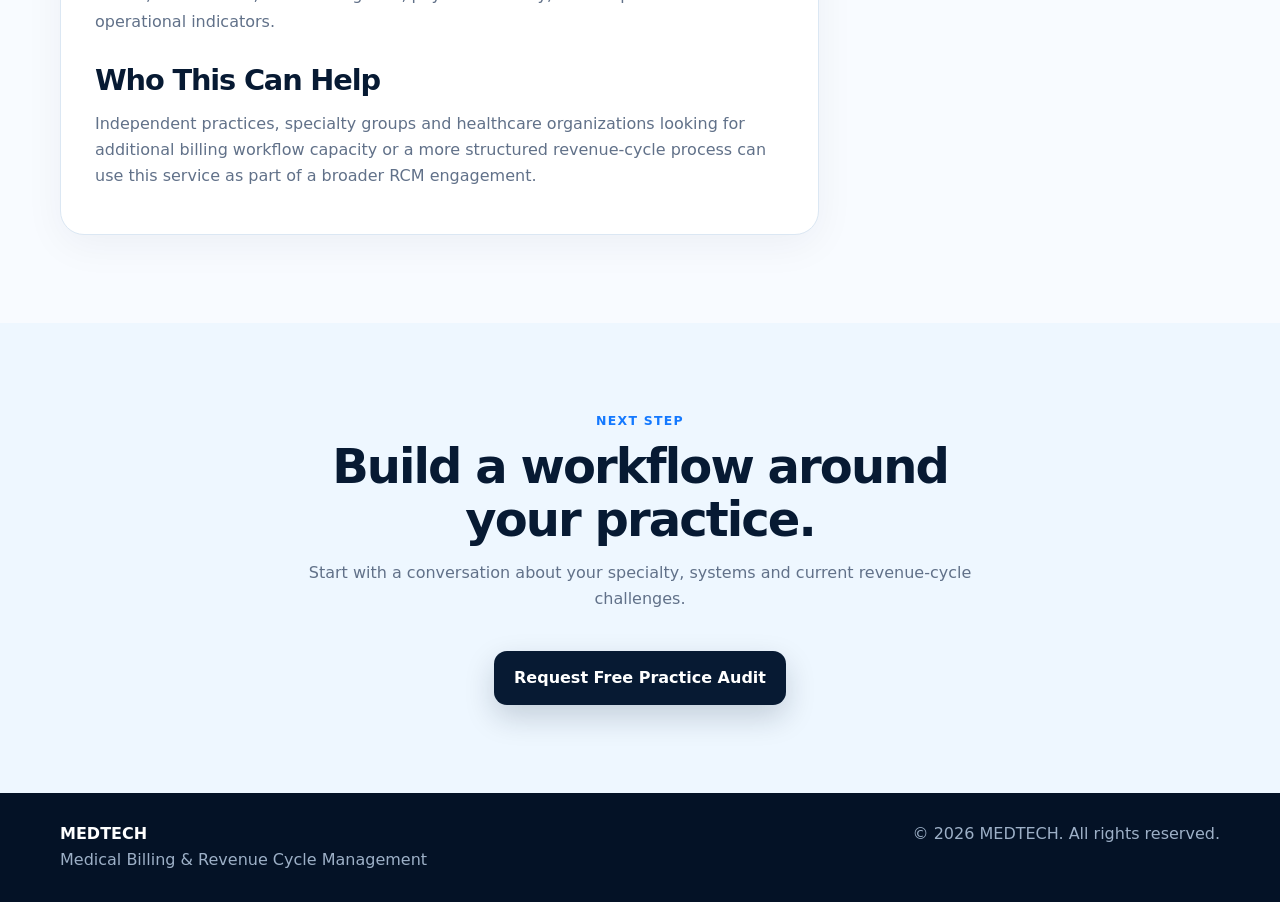
<file: medical-billing.html>
<!DOCTYPE html>
<html lang="en">
<head>
<meta charset="UTF-8">
<meta name="viewport" content="width=device-width, initial-scale=1.0">
<title>Medical Billing | MEDTECH</title>
<meta name="description" content="MEDTECH medical billing and revenue cycle management services for healthcare practices.">
<link rel="stylesheet" href="styles.css">

</head>
<body>

<header class="navbar">
  <div class="container nav-inner">
    <a class="brand" href="index.html">MED<span>TECH</span></a>
    <button class="menu-btn" aria-label="Open menu">☰</button>
    <nav class="nav-links">
      <a href="index.html">Home</a>
      <a href="index.html#services">Services</a>
      <a href="specialties.html">Specialties</a>
      <a href="index.html#why">Why MEDTECH</a>
      <a href="index.html#journey">How It Works</a>
      <a href="index.html#contact">Contact</a>
      <a class="nav-cta" href="index.html#contact">Free Practice Audit</a>
    </nav>
  </div>
</header>


<main>
<section class="page-hero">
 <div class="container reveal">
  <div class="kicker">MEDTECH SERVICE</div>
  <h1>Medical Billing</h1>
  <p>Practical billing support from charge capture through claim submission, payment posting and issue resolution.</p>
 </div>
</section>
<section>
 <div class="container detail-grid">
  <article class="content-box reveal">
   <h2>Cleaner billing workflow</h2>
   <p>Medical billing requires consistent front-end information, accurate claim preparation, timely submission and disciplined follow-up.</p>
   <h2>What We Can Handle</h2>
   <div class="check-list"><div class="check reveal">✓ Patient and insurance information review</div><div class="check reveal">✓ Charge entry and claim creation</div><div class="check reveal">✓ Claim scrubbing and payer edits</div><div class="check reveal">✓ Electronic claim submission</div><div class="check reveal">✓ Rejection review and correction</div><div class="check reveal">✓ Payment posting workflow</div><div class="check reveal">✓ EOB/ERA review</div><div class="check reveal">✓ Billing and performance reporting</div></div>
   <h2>How the Workflow Works</h2>
   <p>We begin by understanding the practice's current process, payer mix, specialty requirements and operational priorities. The workflow is then documented so responsibilities, follow-up actions and reporting expectations are clear.</p>
   <p>Throughout the cycle, issues are tracked at the appropriate level — patient, claim, payer, denial or A/R bucket — so the practice can focus on decisions instead of chasing disconnected billing tasks.</p>
   <h2>Reporting & Visibility</h2>
   <p>Depending on the practice's systems and available data, reporting can include aging trends, claim status, denial categories, payment activity, follow-up actions and other operational indicators.</p>
   <h2>Who This Can Help</h2>
   <p>Independent practices, specialty groups and healthcare organizations looking for additional billing workflow capacity or a more structured revenue-cycle process can use this service as part of a broader RCM engagement.</p>
  </article>
  <aside class="side-card reveal">
   <h3>Need help with Medical Billing?</h3>
   <p>Tell us about your current workflow and we can discuss the areas where support may be useful.</p>
   <a class="btn btn-primary" style="background:var(--cyan);color:var(--navy)" href="index.html#contact">Book a Free Practice Audit</a>
   <a class="btn btn-outline" style="margin-top:10px;width:100%" href="index.html#services">← Back to Services</a>
  </aside>
 </div>
</section>
<section style="background:#eef7ff">
 <div class="container">
  <div class="section-head center reveal"><div class="kicker">Next Step</div><h2>Build a workflow around your practice.</h2><p>Start with a conversation about your specialty, systems and current revenue-cycle challenges.</p></div>
  <div style="text-align:center"><a class="btn btn-primary" href="index.html#contact">Request Free Practice Audit</a></div>
 </div>
</section>
</main>


<footer>
  <div class="container footer-inner">
    <div><div class="footer-brand">MEDTECH</div><div>Medical Billing & Revenue Cycle Management</div></div>
    <div>© <span data-year></span> MEDTECH. All rights reserved.</div>
  </div>
</footer>

<script src="script.js"></script>
</body>
</html>
</file>
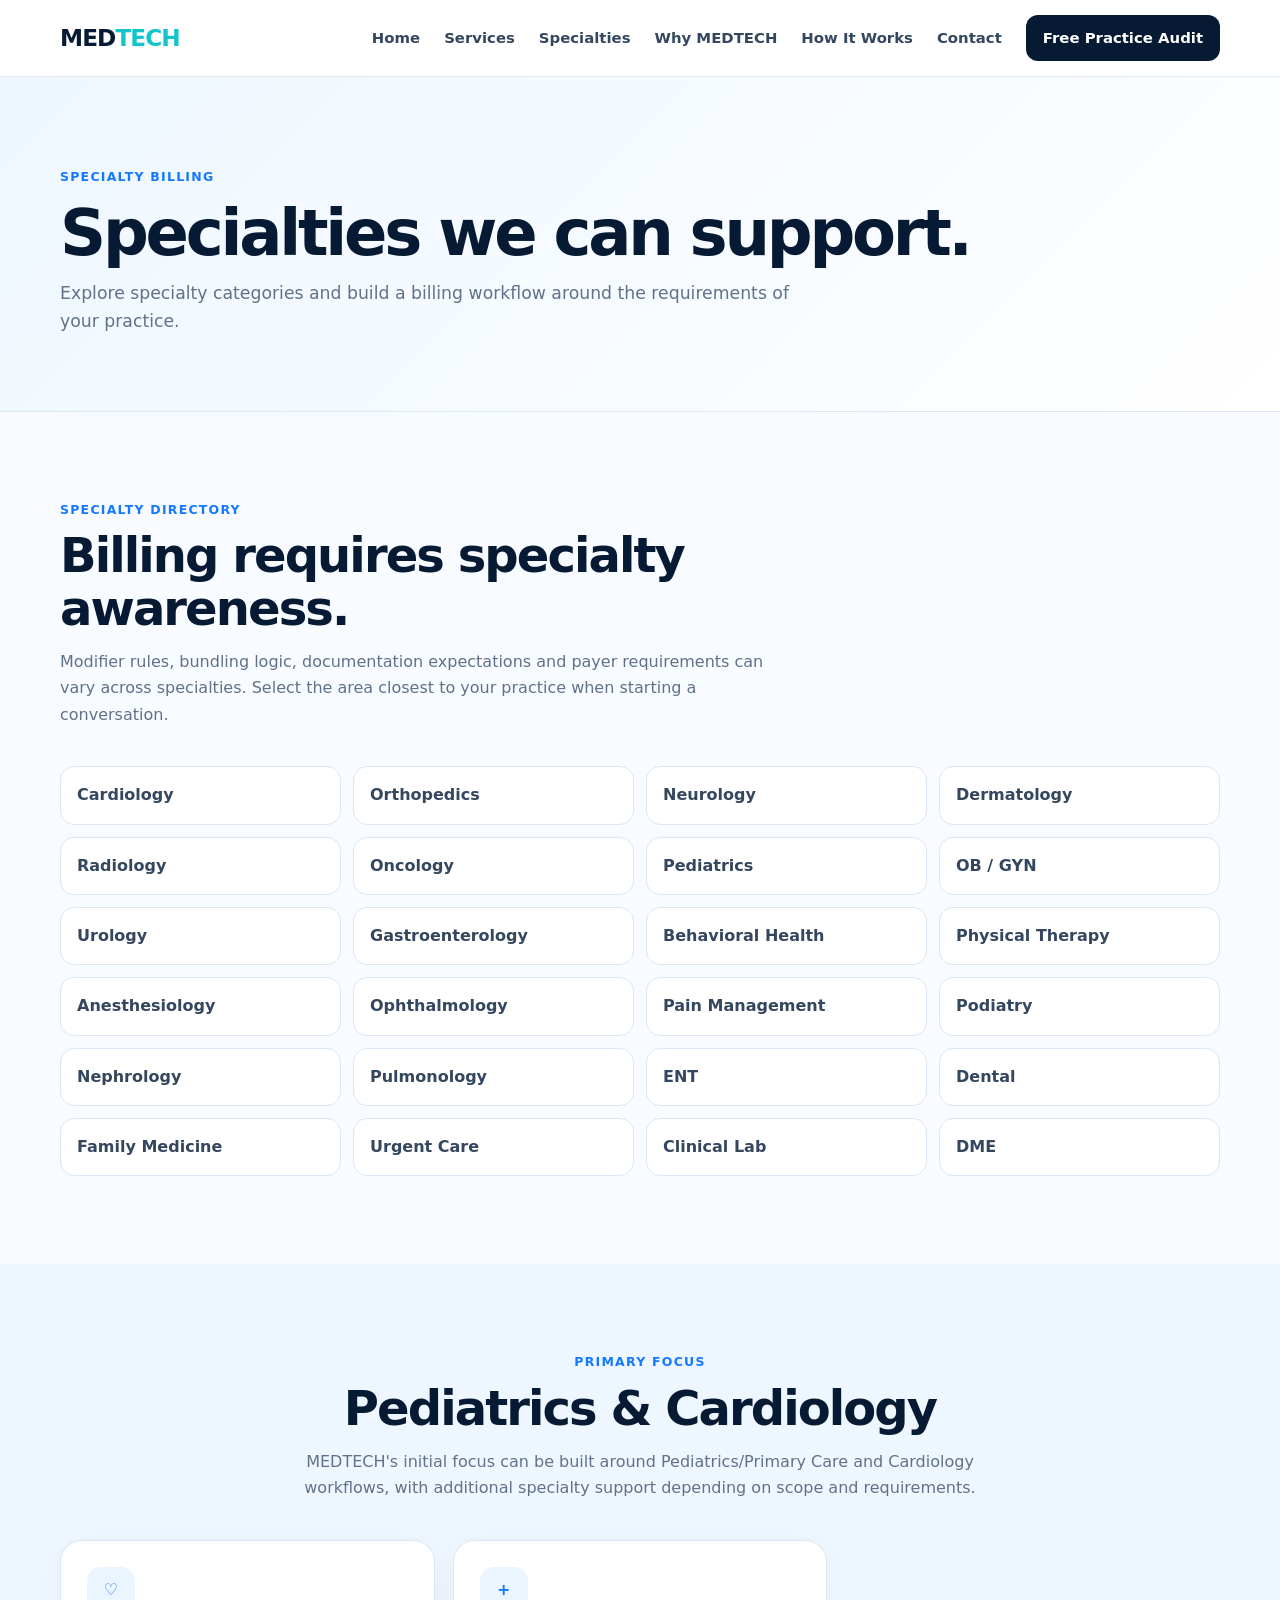
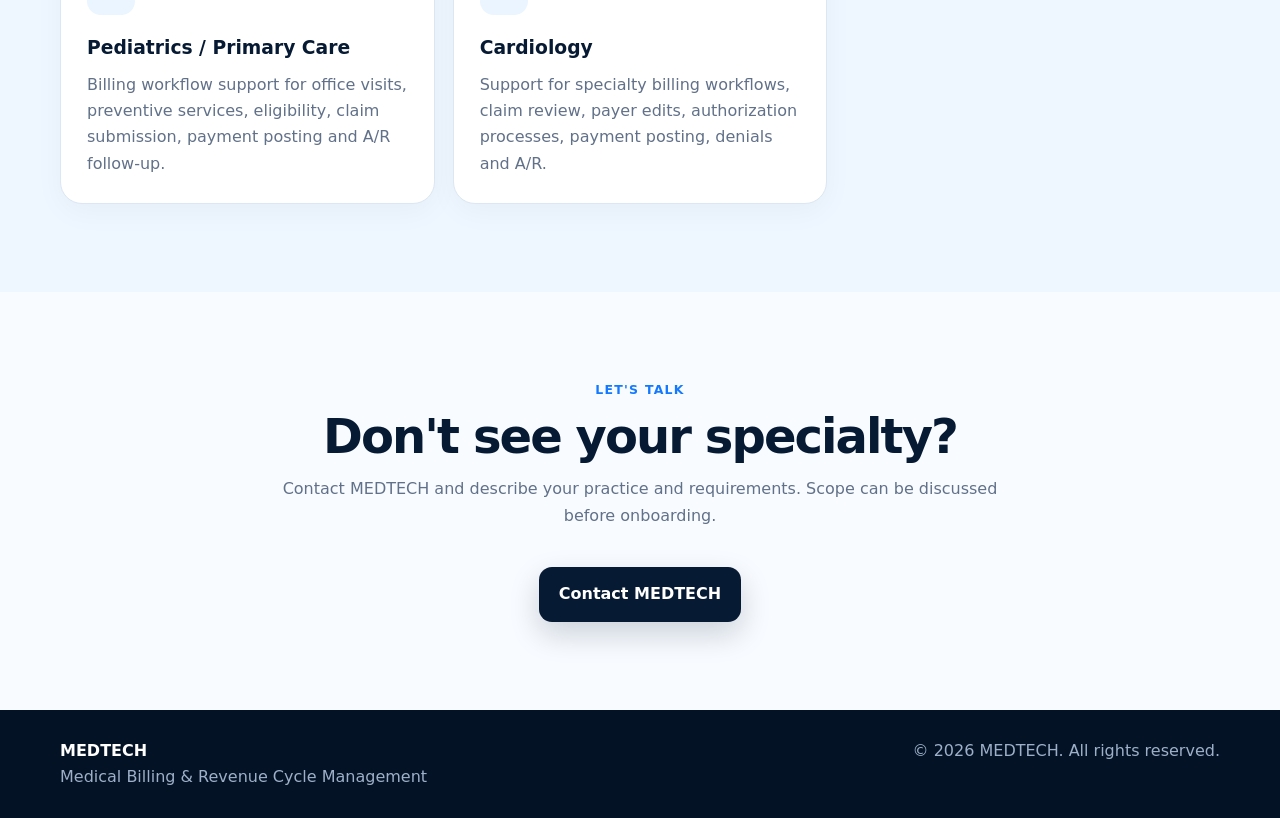
<file: specialties.html>
<!DOCTYPE html>
<html lang="en">
<head>
<meta charset="UTF-8">
<meta name="viewport" content="width=device-width, initial-scale=1.0">
<title>Specialties | MEDTECH</title>
<meta name="description" content="MEDTECH medical billing and revenue cycle management services for healthcare practices.">
<link rel="stylesheet" href="styles.css">

</head>
<body>

<header class="navbar">
  <div class="container nav-inner">
    <a class="brand" href="index.html">MED<span>TECH</span></a>
    <button class="menu-btn" aria-label="Open menu">☰</button>
    <nav class="nav-links">
      <a href="index.html">Home</a>
      <a href="index.html#services">Services</a>
      <a href="specialties.html">Specialties</a>
      <a href="index.html#why">Why MEDTECH</a>
      <a href="index.html#journey">How It Works</a>
      <a href="index.html#contact">Contact</a>
      <a class="nav-cta" href="index.html#contact">Free Practice Audit</a>
    </nav>
  </div>
</header>


<main>
<section class="page-hero">
 <div class="container reveal">
  <div class="kicker">SPECIALTY BILLING</div>
  <h1>Specialties we can support.</h1>
  <p>Explore specialty categories and build a billing workflow around the requirements of your practice.</p>
 </div>
</section>
<section>
 <div class="container">
  <div class="section-head reveal">
   <div class="kicker">Specialty Directory</div>
   <h2>Billing requires specialty awareness.</h2>
   <p>Modifier rules, bundling logic, documentation expectations and payer requirements can vary across specialties. Select the area closest to your practice when starting a conversation.</p>
  </div>
  <div class="specialty-grid"><div class="specialty reveal">Cardiology</div>
<div class="specialty reveal">Orthopedics</div>
<div class="specialty reveal">Neurology</div>
<div class="specialty reveal">Dermatology</div>
<div class="specialty reveal">Radiology</div>
<div class="specialty reveal">Oncology</div>
<div class="specialty reveal">Pediatrics</div>
<div class="specialty reveal">OB / GYN</div>
<div class="specialty reveal">Urology</div>
<div class="specialty reveal">Gastroenterology</div>
<div class="specialty reveal">Behavioral Health</div>
<div class="specialty reveal">Physical Therapy</div>
<div class="specialty reveal">Anesthesiology</div>
<div class="specialty reveal">Ophthalmology</div>
<div class="specialty reveal">Pain Management</div>
<div class="specialty reveal">Podiatry</div>
<div class="specialty reveal">Nephrology</div>
<div class="specialty reveal">Pulmonology</div>
<div class="specialty reveal">ENT</div>
<div class="specialty reveal">Dental</div>
<div class="specialty reveal">Family Medicine</div>
<div class="specialty reveal">Urgent Care</div>
<div class="specialty reveal">Clinical Lab</div>
<div class="specialty reveal">DME</div></div>
 </div>
</section>
<section style="background:#eef7ff">
 <div class="container">
  <div class="section-head center reveal">
   <div class="kicker">Primary Focus</div>
   <h2>Pediatrics & Cardiology</h2>
   <p>MEDTECH's initial focus can be built around Pediatrics/Primary Care and Cardiology workflows, with additional specialty support depending on scope and requirements.</p>
  </div>
  <div class="cards">
   <div class="card reveal"><div class="icon">♡</div><h3>Pediatrics / Primary Care</h3><p>Billing workflow support for office visits, preventive services, eligibility, claim submission, payment posting and A/R follow-up.</p></div>
   <div class="card reveal"><div class="icon">+</div><h3>Cardiology</h3><p>Support for specialty billing workflows, claim review, payer edits, authorization processes, payment posting, denials and A/R.</p></div>
  </div>
 </div>
</section>
<section>
 <div class="container">
  <div class="section-head center reveal"><div class="kicker">Let's Talk</div><h2>Don't see your specialty?</h2><p>Contact MEDTECH and describe your practice and requirements. Scope can be discussed before onboarding.</p></div>
  <div style="text-align:center"><a class="btn btn-primary" href="index.html#contact">Contact MEDTECH</a></div>
 </div>
</section>
</main>


<footer>
  <div class="container footer-inner">
    <div><div class="footer-brand">MEDTECH</div><div>Medical Billing & Revenue Cycle Management</div></div>
    <div>© <span data-year></span> MEDTECH. All rights reserved.</div>
  </div>
</footer>

<script src="script.js"></script>
</body>
</html>
</file>
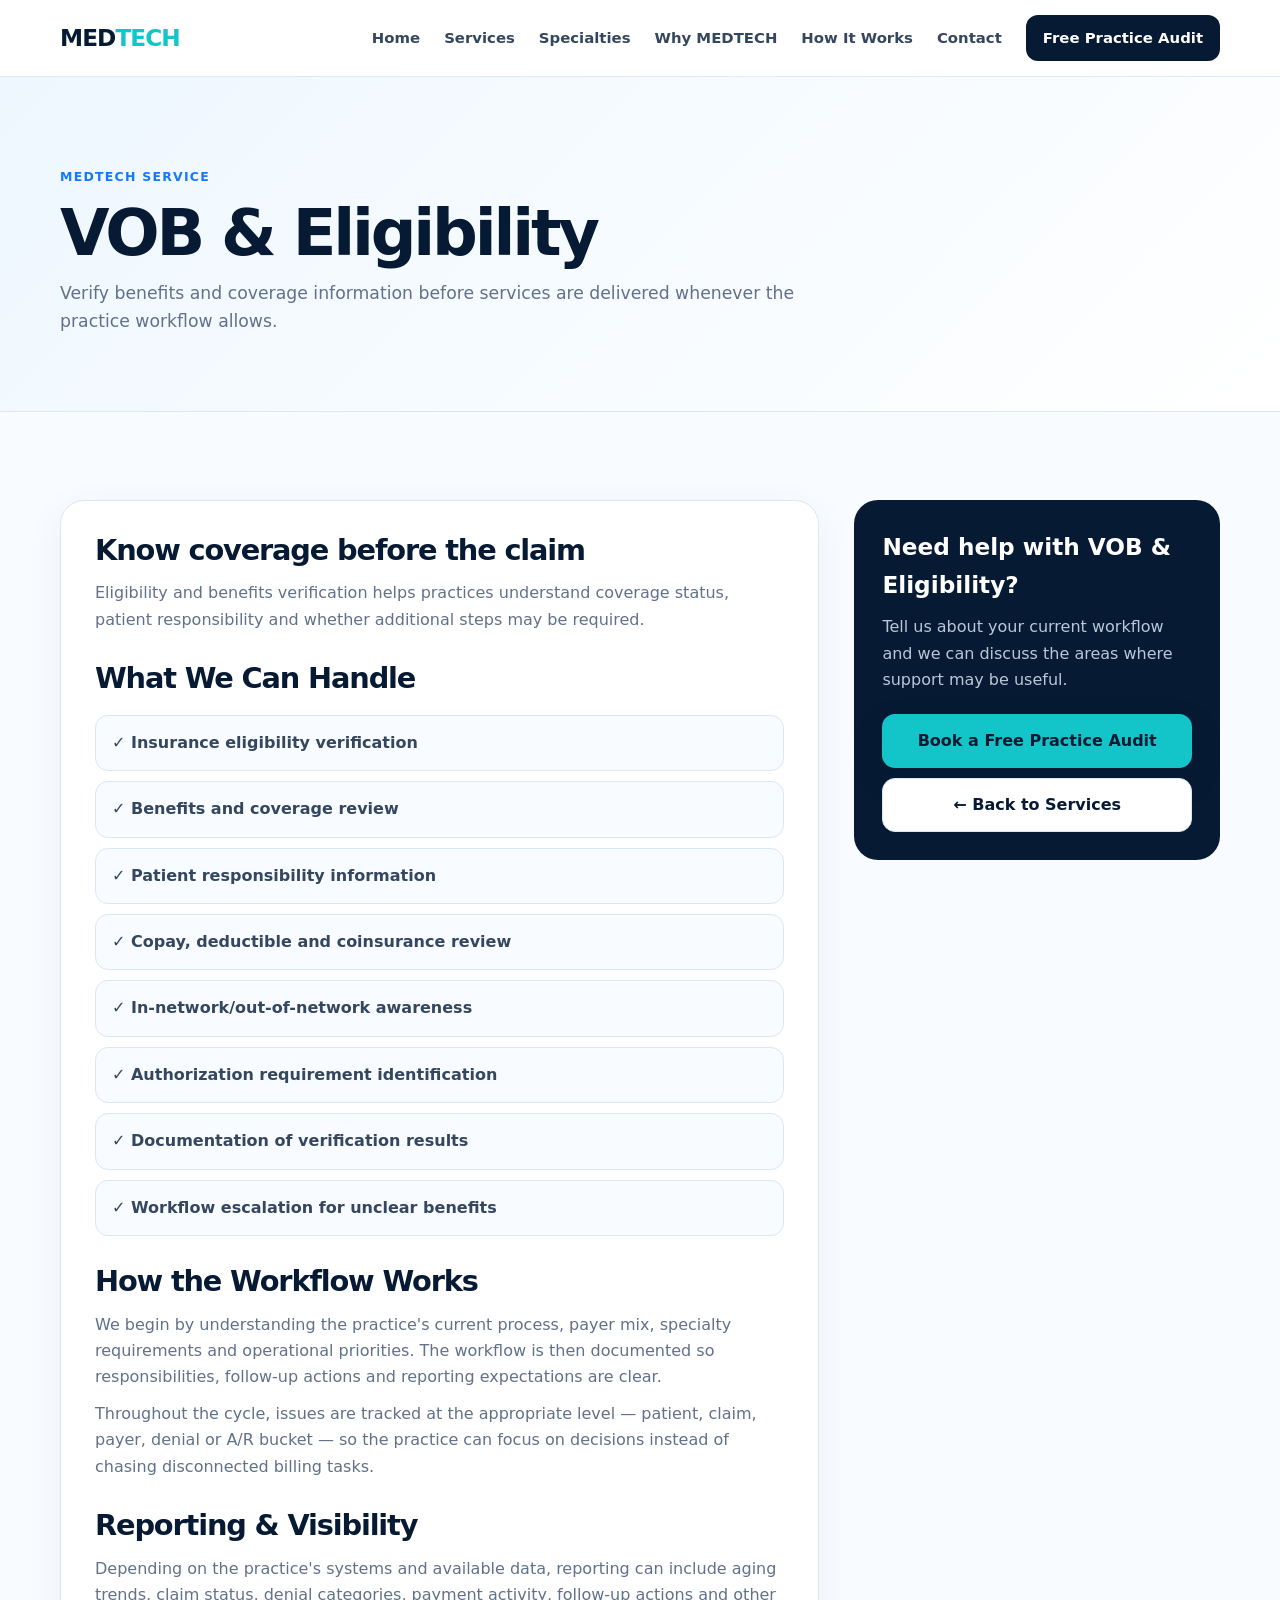
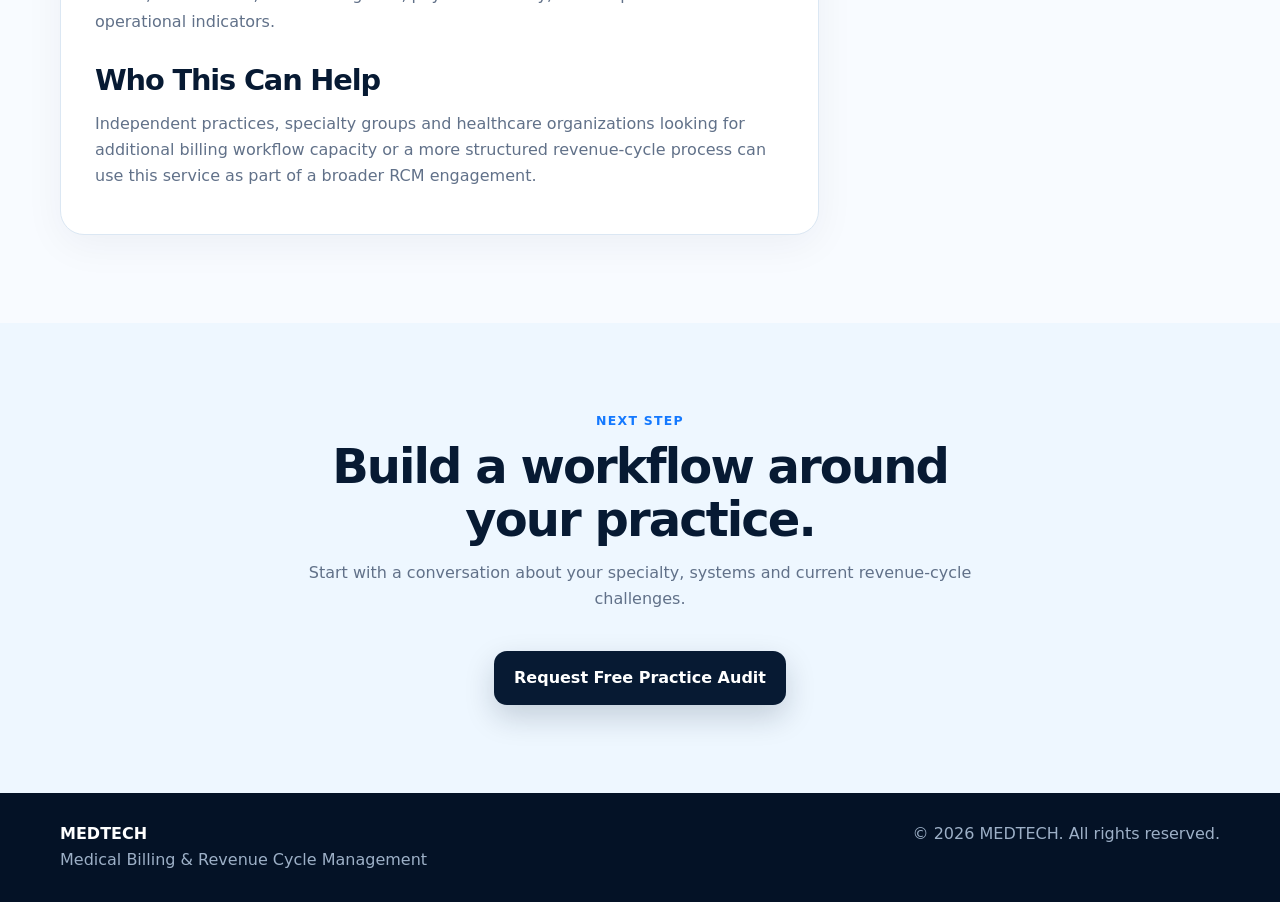
<file: vob-eligibility.html>
<!DOCTYPE html>
<html lang="en">
<head>
<meta charset="UTF-8">
<meta name="viewport" content="width=device-width, initial-scale=1.0">
<title>VOB & Eligibility | MEDTECH</title>
<meta name="description" content="MEDTECH medical billing and revenue cycle management services for healthcare practices.">
<link rel="stylesheet" href="styles.css">

</head>
<body>

<header class="navbar">
  <div class="container nav-inner">
    <a class="brand" href="index.html">MED<span>TECH</span></a>
    <button class="menu-btn" aria-label="Open menu">☰</button>
    <nav class="nav-links">
      <a href="index.html">Home</a>
      <a href="index.html#services">Services</a>
      <a href="specialties.html">Specialties</a>
      <a href="index.html#why">Why MEDTECH</a>
      <a href="index.html#journey">How It Works</a>
      <a href="index.html#contact">Contact</a>
      <a class="nav-cta" href="index.html#contact">Free Practice Audit</a>
    </nav>
  </div>
</header>


<main>
<section class="page-hero">
 <div class="container reveal">
  <div class="kicker">MEDTECH SERVICE</div>
  <h1>VOB & Eligibility</h1>
  <p>Verify benefits and coverage information before services are delivered whenever the practice workflow allows.</p>
 </div>
</section>
<section>
 <div class="container detail-grid">
  <article class="content-box reveal">
   <h2>Know coverage before the claim</h2>
   <p>Eligibility and benefits verification helps practices understand coverage status, patient responsibility and whether additional steps may be required.</p>
   <h2>What We Can Handle</h2>
   <div class="check-list"><div class="check reveal">✓ Insurance eligibility verification</div><div class="check reveal">✓ Benefits and coverage review</div><div class="check reveal">✓ Patient responsibility information</div><div class="check reveal">✓ Copay, deductible and coinsurance review</div><div class="check reveal">✓ In-network/out-of-network awareness</div><div class="check reveal">✓ Authorization requirement identification</div><div class="check reveal">✓ Documentation of verification results</div><div class="check reveal">✓ Workflow escalation for unclear benefits</div></div>
   <h2>How the Workflow Works</h2>
   <p>We begin by understanding the practice's current process, payer mix, specialty requirements and operational priorities. The workflow is then documented so responsibilities, follow-up actions and reporting expectations are clear.</p>
   <p>Throughout the cycle, issues are tracked at the appropriate level — patient, claim, payer, denial or A/R bucket — so the practice can focus on decisions instead of chasing disconnected billing tasks.</p>
   <h2>Reporting & Visibility</h2>
   <p>Depending on the practice's systems and available data, reporting can include aging trends, claim status, denial categories, payment activity, follow-up actions and other operational indicators.</p>
   <h2>Who This Can Help</h2>
   <p>Independent practices, specialty groups and healthcare organizations looking for additional billing workflow capacity or a more structured revenue-cycle process can use this service as part of a broader RCM engagement.</p>
  </article>
  <aside class="side-card reveal">
   <h3>Need help with VOB & Eligibility?</h3>
   <p>Tell us about your current workflow and we can discuss the areas where support may be useful.</p>
   <a class="btn btn-primary" style="background:var(--cyan);color:var(--navy)" href="index.html#contact">Book a Free Practice Audit</a>
   <a class="btn btn-outline" style="margin-top:10px;width:100%" href="index.html#services">← Back to Services</a>
  </aside>
 </div>
</section>
<section style="background:#eef7ff">
 <div class="container">
  <div class="section-head center reveal"><div class="kicker">Next Step</div><h2>Build a workflow around your practice.</h2><p>Start with a conversation about your specialty, systems and current revenue-cycle challenges.</p></div>
  <div style="text-align:center"><a class="btn btn-primary" href="index.html#contact">Request Free Practice Audit</a></div>
 </div>
</section>
</main>


<footer>
  <div class="container footer-inner">
    <div><div class="footer-brand">MEDTECH</div><div>Medical Billing & Revenue Cycle Management</div></div>
    <div>© <span data-year></span> MEDTECH. All rights reserved.</div>
  </div>
</footer>

<script src="script.js"></script>
</body>
</html>
</file>
<file: styles.css>
:root{
  --navy:#071a33;
  --navy2:#0b2747;
  --blue:#1479ff;
  --cyan:#13c4c8;
  --sky:#eaf5ff;
  --white:#fff;
  --text:#17263a;
  --muted:#617189;
  --line:#dbe7f3;
  --shadow:0 20px 60px rgba(7,26,51,.10);
  --radius:22px;
}
*{box-sizing:border-box;margin:0;padding:0}
html{scroll-behavior:smooth}
body{font-family:Inter,system-ui,-apple-system,Segoe UI,Roboto,Arial,sans-serif;color:var(--text);background:#f8fbff;line-height:1.65;overflow-x:hidden}
a{text-decoration:none;color:inherit}
img{max-width:100%}
.container{width:min(1160px,92%);margin:auto}
.navbar{position:sticky;top:0;z-index:1000;background:rgba(255,255,255,.92);backdrop-filter:blur(16px);border-bottom:1px solid rgba(219,231,243,.85)}
.nav-inner{min-height:76px;display:flex;align-items:center;justify-content:space-between;gap:24px}
.brand{font-weight:900;font-size:1.45rem;letter-spacing:-.04em;color:var(--navy)}
.brand span{color:var(--cyan)}
.nav-links{display:flex;align-items:center;gap:24px;font-weight:700;font-size:.93rem}
.nav-links a{color:#34475f;transition:.25s}
.nav-links a:hover{color:var(--blue)}
.nav-cta{padding:11px 17px;border-radius:12px;background:var(--navy);color:white!important}
.menu-btn{display:none;border:0;background:transparent;font-size:1.6rem;cursor:pointer}
.hero{position:relative;padding:105px 0 80px;background:radial-gradient(circle at 85% 20%,rgba(19,196,200,.18),transparent 28%),linear-gradient(135deg,#eef7ff,#fff 58%,#effdff)}
.hero-grid{display:grid;grid-template-columns:1.08fr .92fr;gap:55px;align-items:center}
.eyebrow{display:inline-flex;padding:7px 12px;border-radius:999px;background:#e1f7f7;color:#087f83;font-size:.8rem;font-weight:800;text-transform:uppercase;letter-spacing:.08em}
.hero h1{font-size:clamp(2.8rem,6vw,5rem);line-height:1.02;letter-spacing:-.055em;color:var(--navy);margin:18px 0}
.hero h1 span{color:var(--blue)}
.hero p.lead{font-size:1.12rem;color:var(--muted);max-width:650px}
.actions{display:flex;gap:14px;flex-wrap:wrap;margin-top:30px}
.btn{display:inline-flex;align-items:center;justify-content:center;padding:13px 19px;border-radius:13px;font-weight:800;border:1px solid transparent;transition:.28s;cursor:pointer}
.btn-primary{background:var(--navy);color:white;box-shadow:0 12px 30px rgba(7,26,51,.18)}
.btn-primary:hover{transform:translateY(-3px);background:#0e3760}
.btn-outline{background:white;border-color:var(--line);color:var(--navy)}
.btn-outline:hover{transform:translateY(-3px);border-color:var(--blue)}
.dashboard-card{background:rgba(255,255,255,.86);border:1px solid rgba(255,255,255,.9);border-radius:28px;padding:22px;box-shadow:var(--shadow);transform:rotate(1deg);animation:float 5s ease-in-out infinite}
.dash-top{display:flex;justify-content:space-between;align-items:center;margin-bottom:20px}
.dot{width:11px;height:11px;background:var(--cyan);border-radius:50%;display:inline-block;margin-right:7px}
.dash-title{font-weight:900;color:var(--navy)}
.dash-grid{display:grid;grid-template-columns:repeat(2,1fr);gap:12px}
.metric{padding:17px;border-radius:17px;background:#f4f8fc;border:1px solid var(--line)}
.metric small{display:block;color:var(--muted);font-weight:700}
.metric strong{font-size:1.55rem;color:var(--navy)}
.chart{height:130px;border-radius:17px;margin-top:12px;background:linear-gradient(180deg,#eef7ff,#fff);position:relative;overflow:hidden}
.chart:after{content:"";position:absolute;left:0;right:0;bottom:28px;height:3px;background:linear-gradient(90deg,var(--blue),var(--cyan));transform:skewY(-8deg);box-shadow:0 0 0 1px rgba(20,121,255,.05)}
section{padding:88px 0}
.section-head{max-width:720px;margin-bottom:38px}
.section-head.center{text-align:center;margin-left:auto;margin-right:auto}
.kicker{color:var(--blue);font-weight:900;text-transform:uppercase;letter-spacing:.1em;font-size:.78rem}
h2{font-size:clamp(2rem,4vw,3rem);line-height:1.1;color:var(--navy);letter-spacing:-.04em;margin:9px 0 14px}
.section-head p{color:var(--muted)}
.cards{display:grid;grid-template-columns:repeat(3,1fr);gap:18px}
.card{background:white;border:1px solid var(--line);border-radius:var(--radius);padding:26px;box-shadow:0 8px 30px rgba(7,26,51,.04);transition:.3s}
.card:hover{transform:translateY(-7px);box-shadow:var(--shadow)}
.icon{width:48px;height:48px;display:grid;place-items:center;border-radius:14px;background:#eaf5ff;color:var(--blue);font-weight:900;margin-bottom:18px}
.card h3{color:var(--navy);margin-bottom:8px}
.card p{color:var(--muted)}
.service-grid{display:grid;grid-template-columns:repeat(3,1fr);gap:18px}
.service-card{background:linear-gradient(145deg,#fff,#f1f9ff);border:1px solid var(--line);border-radius:22px;padding:25px;transition:.3s;position:relative;overflow:hidden}
.service-card:before{content:"";position:absolute;inset:auto -30px -60px auto;width:140px;height:140px;background:rgba(19,196,200,.10);border-radius:50%}
.service-card:hover{transform:translateY(-7px);border-color:#b9d8f5}
.service-no{font-size:.78rem;color:var(--blue);font-weight:900}
.service-card h3{margin:8px 0;color:var(--navy)}
.service-card p{color:var(--muted);font-size:.94rem}
.learn{display:inline-block;margin-top:17px;color:var(--blue);font-weight:800}
.why{background:var(--navy);color:white}
.why h2{color:white}.why .section-head p{color:#b8c8da}
.why .card{background:rgba(255,255,255,.06);border-color:rgba(255,255,255,.12)}
.why .card h3{color:white}.why .card p{color:#b8c8da}.why .icon{background:rgba(19,196,200,.12);color:#54e3e0}
.timeline{display:grid;grid-template-columns:repeat(5,1fr);gap:14px}
.step{position:relative;padding:25px;background:white;border:1px solid var(--line);border-radius:20px}
.step-num{width:36px;height:36px;display:grid;place-items:center;border-radius:50%;background:var(--blue);color:white;font-weight:900;margin-bottom:16px}
.step h3{font-size:1.02rem;color:var(--navy);margin-bottom:7px}.step p{font-size:.9rem;color:var(--muted)}
.specialty-grid{display:grid;grid-template-columns:repeat(4,1fr);gap:12px}
.specialty{padding:15px 16px;background:white;border:1px solid var(--line);border-radius:14px;font-weight:800;color:#34475f;transition:.25s}
.specialty:hover{transform:translateY(-3px);border-color:var(--cyan);color:var(--blue)}
.cta{padding:70px 0;background:linear-gradient(120deg,var(--blue),#0aaeb2);color:white}
.cta-inner{display:flex;justify-content:space-between;gap:30px;align-items:center}.cta h2{color:white}.cta p{opacity:.9}
.form-wrap{display:grid;grid-template-columns:.8fr 1.2fr;gap:35px;align-items:start}
.contact-info{background:var(--navy);color:white;padding:32px;border-radius:24px}.contact-info h3{font-size:1.5rem;margin-bottom:12px}.contact-info p{color:#b8c8da}
.form{background:white;border:1px solid var(--line);border-radius:24px;padding:30px;box-shadow:var(--shadow)}
.form-grid{display:grid;grid-template-columns:1fr 1fr;gap:15px}.field{display:flex;flex-direction:column;gap:7px}.field.full{grid-column:1/-1}.field label{font-weight:800;font-size:.88rem}.field input,.field select,.field textarea{width:100%;padding:13px 14px;border:1px solid var(--line);border-radius:11px;font:inherit;outline:none}.field textarea{min-height:130px;resize:vertical}.field input:focus,.field select:focus,.field textarea:focus{border-color:var(--blue);box-shadow:0 0 0 3px rgba(20,121,255,.08)}
footer{background:#041226;color:#9db0c7;padding:28px 0}.footer-inner{display:flex;justify-content:space-between;gap:20px}.footer-brand{color:white;font-weight:900}
.page-hero{padding:90px 0 75px;background:linear-gradient(135deg,#eef7ff,#fff);border-bottom:1px solid var(--line)}
.page-hero h1{font-size:clamp(2.5rem,5vw,4.3rem);line-height:1.05;color:var(--navy);letter-spacing:-.05em;margin:12px 0}
.page-hero p{max-width:760px;color:var(--muted);font-size:1.08rem}
.detail-grid{display:grid;grid-template-columns:1.35fr .65fr;gap:35px;align-items:start}
.content-box{background:white;border:1px solid var(--line);border-radius:24px;padding:34px;box-shadow:0 10px 40px rgba(7,26,51,.05)}
.content-box h2{font-size:1.8rem;margin-top:30px}.content-box h2:first-child{margin-top:0}
.content-box p{color:var(--muted);margin:10px 0}.content-box ul{padding-left:20px;color:var(--muted)}.content-box li{margin:7px 0}
.side-card{position:sticky;top:100px;background:var(--navy);color:white;border-radius:24px;padding:28px}.side-card h3{font-size:1.45rem;margin-bottom:10px}.side-card p{color:#b8c8da}.side-card .btn{margin-top:20px;width:100%}
.check-list{display:grid;gap:10px;margin-top:20px}.check{padding:14px 16px;border:1px solid var(--line);border-radius:13px;background:#f8fbff;font-weight:700;color:#34475f}
.reveal{opacity:0;transform:translateY(25px);transition:opacity .7s ease,transform .7s ease}.reveal.visible{opacity:1;transform:none}
@keyframes float{0%,100%{transform:translateY(0) rotate(1deg)}50%{transform:translateY(-9px) rotate(1deg)}}
@media(max-width:900px){
 .nav-links{display:none;position:absolute;left:0;right:0;top:76px;background:white;padding:18px 4%;flex-direction:column;align-items:stretch;border-bottom:1px solid var(--line)}
 .nav-links.open{display:flex}.menu-btn{display:block}
 .hero-grid,.detail-grid,.form-wrap{grid-template-columns:1fr}
 .cards,.service-grid{grid-template-columns:repeat(2,1fr)}
 .timeline{grid-template-columns:repeat(2,1fr)}
 .specialty-grid{grid-template-columns:repeat(3,1fr)}
 .side-card{position:static}
}
@media(max-width:600px){
 section{padding:65px 0}.hero{padding:75px 0 55px}
 .cards,.service-grid,.timeline,.specialty-grid,.form-grid{grid-template-columns:1fr}
 .field.full{grid-column:auto}.cta-inner,.footer-inner{flex-direction:column;align-items:flex-start}
 .dashboard-card{transform:none}
}

/* Animated RCM dashboard */
.live-pill{display:inline-flex;align-items:center;gap:7px;padding:6px 10px;border-radius:999px;background:#e9fbf8;color:#087f83;font-size:.72rem;font-weight:900;white-space:nowrap}
.pulse{width:7px;height:7px;border-radius:50%;background:#13bfa8;box-shadow:0 0 0 0 rgba(19,191,168,.5);animation:pulse 1.7s infinite}
.live-dot{animation:liveGlow 1.7s infinite}
.metric-live{position:relative;overflow:hidden;cursor:pointer;transition:transform .28s ease,background .28s ease,border-color .28s ease,box-shadow .28s ease}
.metric-live:before{content:"";position:absolute;inset:0;background:linear-gradient(135deg,rgba(20,121,255,.07),rgba(19,196,200,.10));opacity:0;transition:.28s}
.metric-live:hover{transform:translateY(-8px) scale(1.025);background:#eefaff;border-color:#8bd9df;box-shadow:0 15px 30px rgba(20,121,255,.12)}
.metric-live:hover:before{opacity:1}
.metric-live strong,.metric-live small,.metric-sub{position:relative;z-index:1}
.metric-live strong{transition:color .28s ease}
.metric-live:hover strong{color:#087f83}
.metric-sub{display:block;margin-top:4px;color:#8090a5;font-size:.68rem;font-weight:700;transition:.28s}
.metric-live:hover .metric-sub{color:#397083}
.workflow-panel{margin-top:12px;padding:15px 16px;border:1px solid var(--line);border-radius:17px;background:#fbfdff}
.workflow-head{display:flex;justify-content:space-between;gap:10px;color:#65758b;font-size:.7rem;font-weight:800;margin-bottom:14px}
.workflow-track{display:grid;grid-template-columns:repeat(5,1fr);gap:8px;position:relative}
.workflow-line{position:absolute;left:7%;right:7%;top:11px;height:2px;background:#dbe7f3;z-index:0}
.workflow-step{position:relative;z-index:1;text-align:center}
.workflow-step span{width:23px;height:23px;display:grid;place-items:center;margin:0 auto 6px;border-radius:50%;background:#e7eef7;color:#75869a;font-size:.68rem;font-weight:900;border:2px solid white;box-shadow:0 0 0 1px #dbe7f3;transition:.3s}
.workflow-step.active span{background:var(--blue);color:white;box-shadow:0 0 0 4px rgba(20,121,255,.10)}
.workflow-step small{font-size:.6rem;font-weight:800;color:#708097}
.workflow-step.active small{color:var(--blue)}
.chart{position:relative}
.chart-label{position:absolute;left:15px;top:11px;color:#7a899d;font-size:.65rem;font-weight:800;z-index:2}
.chart-bars{position:absolute;left:18px;right:18px;bottom:15px;top:34px;display:flex;align-items:flex-end;gap:8px}
.chart-bars i{display:block;flex:1;height:var(--h);min-height:8px;background:#dfe8f2;border-radius:5px 5px 2px 2px;animation:barPulse 2.6s ease-in-out infinite;animation-delay:calc(var(--h) * -10ms)}
.chart-bars i.accent-bar{background:linear-gradient(180deg,#13c4c8,#1479ff)}
.founder-section{background:white;padding-top:30px}
.founder-card{position:relative;display:grid;grid-template-columns:110px 1fr;gap:25px;align-items:center;padding:45px 50px;border-radius:28px;background:linear-gradient(135deg,#eef7ff,#f9ffff);border:1px solid var(--line);box-shadow:var(--shadow);overflow:hidden}
.founder-card:after{content:"";position:absolute;width:250px;height:250px;right:-90px;top:-100px;border-radius:50%;background:rgba(19,196,200,.10)}
.founder-mark{font-size:7rem;line-height:.8;color:var(--blue);font-family:Georgia,serif;font-weight:900;opacity:.75;position:relative;z-index:1}
.founder-copy{position:relative;z-index:1}
.founder-copy h2{margin-bottom:18px}.founder-copy h2 span{color:var(--blue)}
.founder-copy blockquote{font-size:1.18rem;line-height:1.8;color:#52657c;font-style:italic;max-width:850px}
.founder-name{margin-top:18px;color:var(--navy);font-weight:900}
.founder-role{color:var(--blue);font-size:.88rem;font-weight:800;margin-top:2px}
@keyframes pulse{0%{box-shadow:0 0 0 0 rgba(19,191,168,.45)}70%{box-shadow:0 0 0 7px rgba(19,191,168,0)}100%{box-shadow:0 0 0 0 rgba(19,191,168,0)}}
@keyframes liveGlow{50%{transform:scale(1.2);filter:brightness(1.15)}}
@keyframes barPulse{0%,100%{transform:scaleY(1)}50%{transform:scaleY(.88)}}
@media(max-width:600px){
 .founder-card{grid-template-columns:1fr;padding:30px}
 .founder-mark{font-size:5rem}
 .workflow-track{gap:3px}.workflow-step small{font-size:.52rem}
 .chart-bars{gap:5px}
}
</file>
